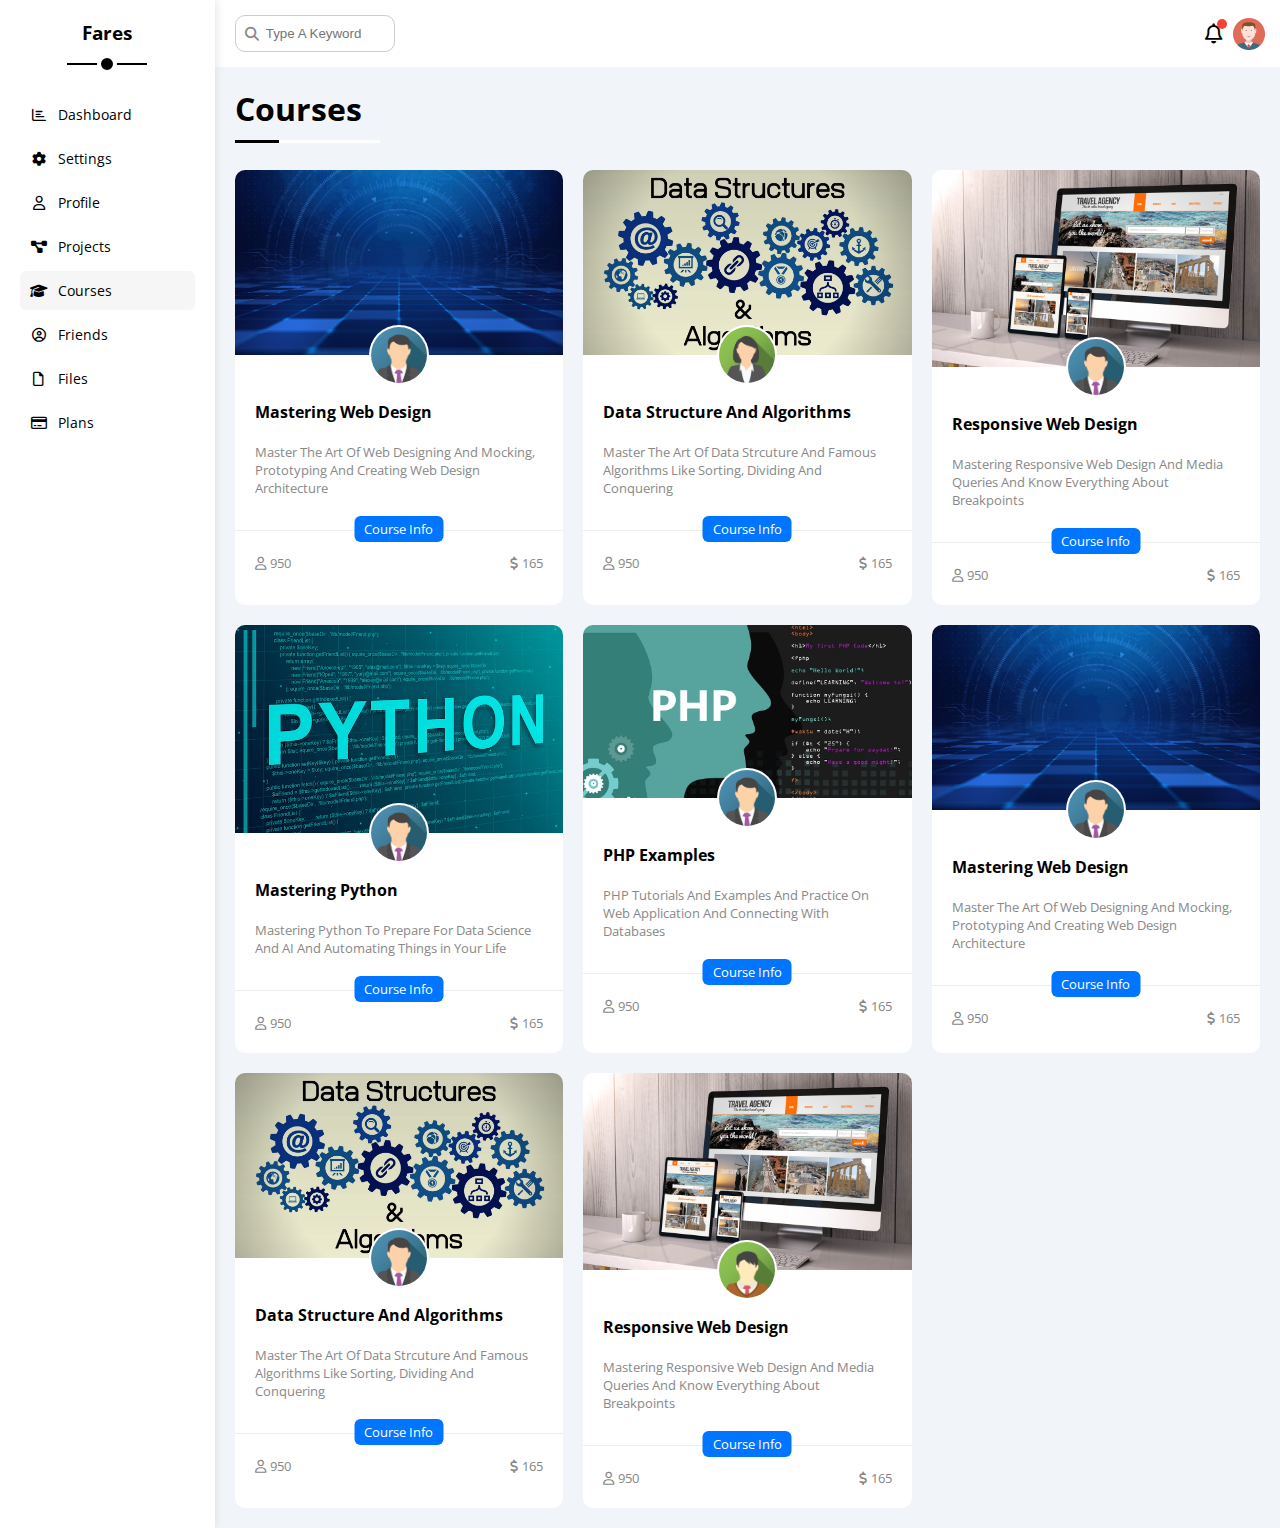
<file: courses.html>
<!DOCTYPE html>
<html lang="en">

<head>
    <meta charset="UTF-8" />
    <meta http-equiv="X-UA-Compatible" content="IE=edge" />
    <meta name="viewport" content="width=device-width, initial-scale=1.0" />
    <link rel="stylesheet" href="css/framework.css">
    <link rel="stylesheet" href="css/master.css">
    <link rel="stylesheet" href="css/all.min.css">
    <title>Courses</title>
    <link rel="website icon" href="images/istockphoto-1212214040-1024x1024-removebg-preview.png">
</head>

<body>
    <div class="page d-flex">
        <div class="sidebar  p-20   bg-white p-relative">
            <h3 class="p-relative text-c mt-0">Fares</h3>
            <ul>
                <li>
                    <a class=" d-flex align-center fs-14 c-black rad-6 p-10" href="index.html">
                        <i class="fa-regular fa-chart-bar fa-fw"></i>
                        <span>Dashboard</span>
                    </a>
                </li>
                <li>
                    <a class="  d-flex align-center fs-14 c-black rad-6 p-10" href="settings.html">
                        <i class="fa-solid fa-gear fa-fw"></i>
                        <span>Settings</span>
                    </a>
                </li>
                <li>
                    <a class="d-flex  align-center fs-14 c-black rad-6 p-10" href="profile.html">
                        <i class="fa-regular fa-user fa-fw"></i>
                        <span>Profile</span>
                    </a>
                </li>
                <li>
                    <a class="d-flex  align-center fs-14 c-black rad-6 p-10" href="projects.html">
                        <i class="fa-solid fa-diagram-project fa-fw"></i>
                        <span>Projects</span>
                    </a>
                </li>
                <li>
                    <a class="d-flex active align-center fs-14 c-black rad-6 p-10" href="courses.html">
                        <i class="fa-solid fa-graduation-cap fa-fw"></i>
                        <span>Courses</span>
                    </a>
                </li>
                <li>
                    <a class="d-flex align-center fs-14 c-black rad-6 p-10" href="friends.html">
                        <i class="fa-regular fa-circle-user fa-fw"></i>
                        <span>Friends</span>
                    </a>
                </li>
                <li>
                    <a class="d-flex align-center fs-14 c-black rad-6 p-10" href="files.html">
                        <i class="fa-regular fa-file fa-fw"></i>
                        <span>Files</span>
                    </a>
                </li>
                <li>
                    <a class="d-flex align-center fs-14 c-black rad-6 p-10" href="plans.html">
                        <i class="fa-regular fa-credit-card fa-fw"></i>
                        <span>Plans</span>
                    </a>
            </ul>

        </div>
        <div class="content w-full">
            <!-- start head -->
            <div class="head between-flex  bg-white p-15">
                <div class="search p-relative">

                    <input class="p-10 p-relative" type="search" placeholder="Type A Keyword">

                </div>
                <div class="icon d-flex align-center">
                    <span class="notifictions p-relative">
                        <i class="fa-regular fa-bell fa-lg"></i>
                    </span>
                    <img src="images/asset 0.png" alt="">
                </div>
            </div>
            <!-- end head -->
            <h1 class="">Courses</h1>
            <div class="courses-page d-grid gap-20 m-20">
                <div class="box  bg-white p-relative rad-10">
                    <div class="images p-relative">
                        <img class="one" src="images/design-features.jpg" alt="">
                        <img class="two" src="images/asset 13.png" alt="">

                    </div>
                    <div class="info p-20 p-relative">
                        <h4 class="mb-20">Mastering Web Design</h4>
                        <p class="c-grey fs-13 "> Master The Art Of Web Designing And Mocking, Prototyping And Creating Web Design Architecture</p>
                        <div class="button w-fit bg-blue c-white fs-13 btn-shape">Course Info</div>
                    </div>

                    <div class="end between-flex p-20 ">
                        <div class="user ">
                            <i class="fa-regular fa-user c-grey fs-13"></i>
                            <span class="c-grey fs-13  m-0 ">950</span>
                        </div>
                        <div class="price">
                            <i class="fa-solid fa-dollar-sign c-grey fs-13"></i>
                            <span class="c-grey fs-13  m-0 ">165</span>

                        </div>



                    </div>
                </div>


                <div class="box  bg-white p-relative rad-10">
                    <div class="images p-relative">
                        <img class="one" src="images/R.jpg" alt="">
                        <img class="two" src="images/asset 14.png" alt="">

                    </div>
                    <div class="info p-20 p-relative">
                        <h4 class="mb-20">Data Structure And Algorithms</h4>
                        <p class="c-grey fs-13 ">Master The Art Of Data Strcuture And Famous Algorithms Like Sorting, Dividing And Conquering</p>
                        <div class="button w-fit bg-blue c-white fs-13 btn-shape">Course Info</div>
                    </div>

                    <div class="end between-flex p-20 ">
                        <div class="user ">
                            <i class="fa-regular fa-user c-grey fs-13"></i>
                            <span class="c-grey fs-13  m-0 ">950</span>
                        </div>
                        <div class="price">
                            <i class="fa-solid fa-dollar-sign c-grey fs-13"></i>
                            <span class="c-grey fs-13  m-0 ">165</span>

                        </div>



                    </div>
                </div>


                <div class="box  bg-white p-relative rad-10">
                    <div class="images p-relative">
                        <img class="one" src="images/responsive-website-designs.webp" alt="">
                        <img class="two" src="images/asset 13.png" alt="">

                    </div>
                    <div class="info p-20 p-relative">
                        <h4 class="mb-20">Responsive Web Design</h4>
                        <p class="c-grey fs-13 "> Mastering Responsive Web Design And Media Queries And Know Everything About Breakpoints</p>
                        <div class="button w-fit bg-blue c-white fs-13 btn-shape">Course Info</div>
                    </div>

                    <div class="end between-flex p-20 ">
                        <div class="user ">
                            <i class="fa-regular fa-user c-grey fs-13"></i>
                            <span class="c-grey fs-13  m-0 ">950</span>
                        </div>
                        <div class="price">
                            <i class="fa-solid fa-dollar-sign c-grey fs-13"></i>
                            <span class="c-grey fs-13  m-0 ">165</span>

                        </div>



                    </div>
                </div>


                <div class="box  bg-white p-relative rad-10">
                    <div class="images p-relative">
                        <img class="one" src="images/python-programming-code-abstract-technology-background_272306-146.webp" alt="">
                        <img class="two" src="images/asset 13.png" alt="">

                    </div>
                    <div class="info p-20 p-relative">
                        <h4 class="mb-20">Mastering Python</h4>
                        <p class="c-grey fs-13 "> Mastering Python To Prepare For Data Science And AI And Automating Things in Your Life</p>
                        <div class="button w-fit bg-blue c-white fs-13 btn-shape">Course Info</div>
                    </div>

                    <div class="end between-flex p-20 ">
                        <div class="user ">
                            <i class="fa-regular fa-user c-grey fs-13"></i>
                            <span class="c-grey fs-13  m-0 ">950</span>
                        </div>
                        <div class="price">
                            <i class="fa-solid fa-dollar-sign c-grey fs-13"></i>
                            <span class="c-grey fs-13  m-0 ">165</span>

                        </div>



                    </div>
                </div>


                <div class="box  bg-white p-relative rad-10">
                    <div class="images p-relative">
                        <img class="one" src="images/R (1).jpg" alt="">
                        <img class="two" src="images/asset 13.png" alt="">

                    </div>
                    <div class="info p-20 p-relative">
                        <h4 class="mb-20">PHP Examples</h4>
                        <p class="c-grey fs-13 "> PHP Tutorials And Examples And Practice On Web Application And Connecting With Databases</p>
                        <div class="button w-fit bg-blue c-white fs-13 btn-shape">Course Info</div>
                    </div>

                    <div class="end between-flex p-20 ">
                        <div class="user ">
                            <i class="fa-regular fa-user c-grey fs-13"></i>
                            <span class="c-grey fs-13  m-0 ">950</span>
                        </div>
                        <div class="price">
                            <i class="fa-solid fa-dollar-sign c-grey fs-13"></i>
                            <span class="c-grey fs-13  m-0 ">165</span>

                        </div>



                    </div>
                </div>


                <div class="box  bg-white p-relative rad-10">
                    <div class="images p-relative">
                        <img class="one" src="images/design-features.jpg" alt="">
                        <img class="two" src="images/asset 13.png" alt="">

                    </div>
                    <div class="info p-20 p-relative">
                        <h4 class="mb-20">Mastering Web Design</h4>
                        <p class="c-grey fs-13 "> Master The Art Of Web Designing And Mocking, Prototyping And Creating Web Design Architecture</p>
                        <div class="button w-fit bg-blue c-white fs-13 btn-shape">Course Info</div>
                    </div>

                    <div class="end between-flex p-20 ">
                        <div class="user ">
                            <i class="fa-regular fa-user c-grey fs-13"></i>
                            <span class="c-grey fs-13  m-0 ">950</span>
                        </div>
                        <div class="price">
                            <i class="fa-solid fa-dollar-sign c-grey fs-13"></i>
                            <span class="c-grey fs-13  m-0 ">165</span>

                        </div>



                    </div>
                </div>


                <div class="box  bg-white p-relative rad-10">
                    <div class="images p-relative">
                        <img class="one" src="images/R.jpg" alt="">
                        <img class="two" src="images/asset 13.png" alt="">

                    </div>
                    <div class="info p-20 p-relative">
                        <h4 class="mb-20">Data Structure And Algorithms</h4>
                        <p class="c-grey fs-13 ">Master The Art Of Data Strcuture And Famous Algorithms Like Sorting, Dividing And Conquering</p>
                        <div class="button w-fit bg-blue c-white fs-13 btn-shape">Course Info</div>
                    </div>

                    <div class="end between-flex p-20 ">
                        <div class="user ">
                            <i class="fa-regular fa-user c-grey fs-13"></i>
                            <span class="c-grey fs-13  m-0 ">950</span>
                        </div>
                        <div class="price">
                            <i class="fa-solid fa-dollar-sign c-grey fs-13"></i>
                            <span class="c-grey fs-13  m-0 ">165</span>

                        </div>



                    </div>
                </div>


                <div class="box  bg-white p-relative rad-10">
                    <div class="images p-relative">
                        <img class="one" src="images/responsive-website-designs.webp" alt="">
                        <img class="two" src="images/asset 15.png" alt="">

                    </div>
                    <div class="info p-20 p-relative">
                        <h4 class="mb-20">Responsive Web Design</h4>
                        <p class="c-grey fs-13 "> Mastering Responsive Web Design And Media Queries And Know Everything About Breakpoints</p>
                        <div class="button w-fit bg-blue c-white fs-13 btn-shape">Course Info</div>
                    </div>

                    <div class="end between-flex p-20 ">
                        <div class="user ">
                            <i class="fa-regular fa-user c-grey fs-13"></i>
                            <span class="c-grey fs-13  m-0 ">950</span>
                        </div>
                        <div class="price">
                            <i class="fa-solid fa-dollar-sign c-grey fs-13"></i>
                            <span class="c-grey fs-13  m-0 ">165</span>

                        </div>



                    </div>
                </div>









            </div>







        </div>


</body>

</html>
</file>
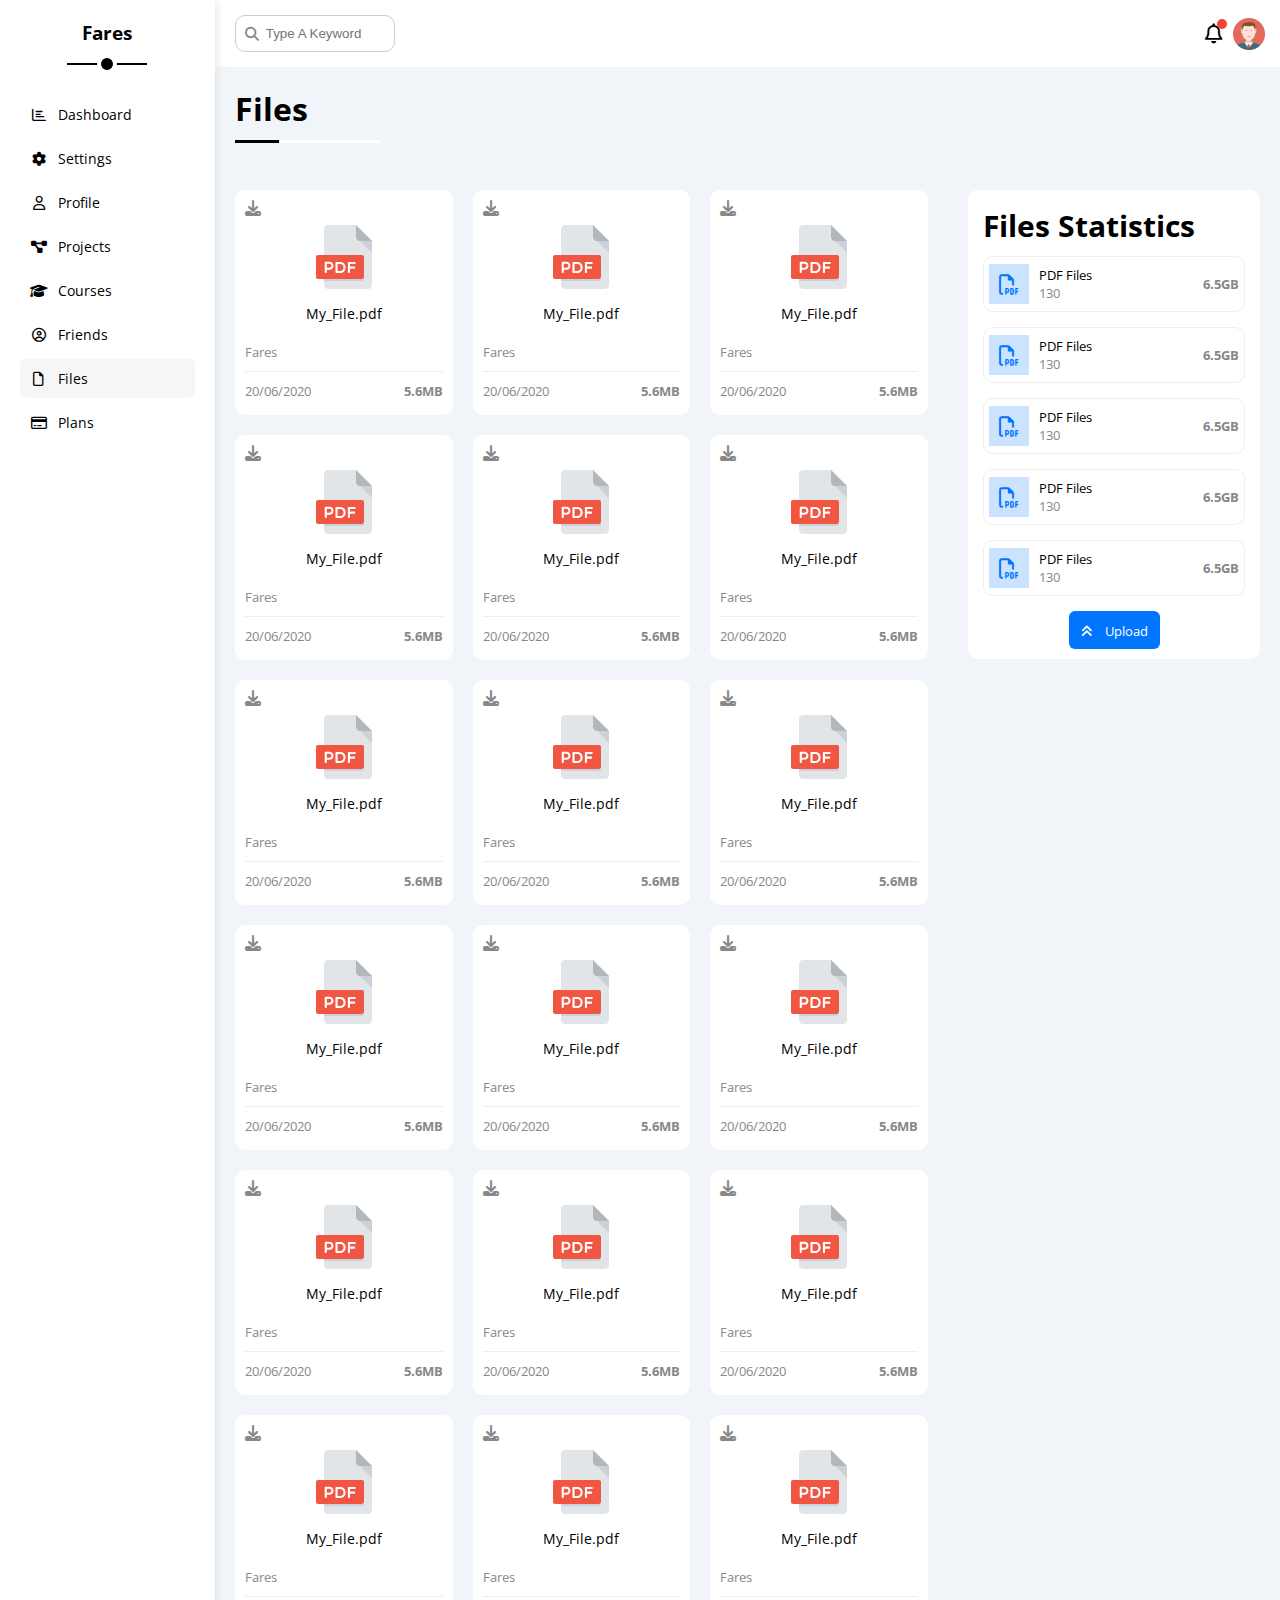
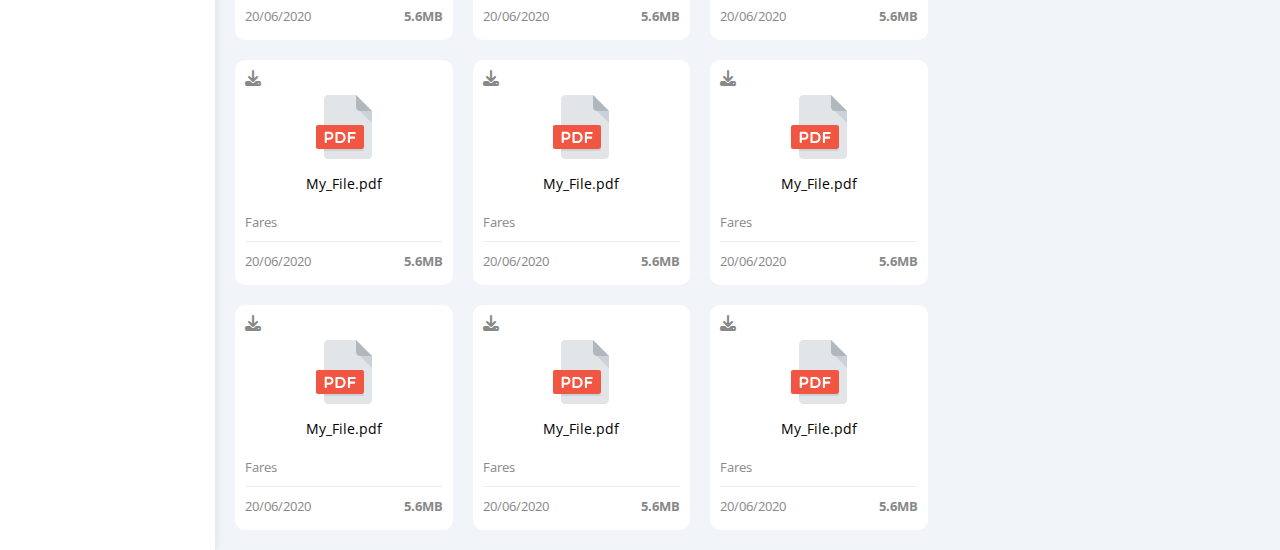
<file: files.html>
<!DOCTYPE html>
<html lang="en">

<head>
    <meta charset="UTF-8" />
    <meta http-equiv="X-UA-Compatible" content="IE=edge" />
    <meta name="viewport" content="width=device-width, initial-scale=1.0" />
    <link rel="stylesheet" href="css/framework.css">
    <link rel="stylesheet" href="css/master.css">
    <link rel="stylesheet" href="css/all.min.css">
    <title>Files</title>
    <link rel="website icon" href="images/istockphoto-1212214040-1024x1024-removebg-preview.png">
</head>

<body>
    <div class="page d-flex">
        <div class="sidebar  p-20   bg-white p-relative">
            <h3 class="p-relative text-c mt-0">Fares</h3>
            <ul>
                <li>
                    <a class=" d-flex align-center fs-14 c-black rad-6 p-10" href="index.html">
                        <i class="fa-regular fa-chart-bar fa-fw"></i>
                        <span>Dashboard</span>
                    </a>
                </li>
                <li>
                    <a class="  d-flex align-center fs-14 c-black rad-6 p-10" href="settings.html">
                        <i class="fa-solid fa-gear fa-fw"></i>
                        <span>Settings</span>
                    </a>
                </li>
                <li>
                    <a class="d-flex  align-center fs-14 c-black rad-6 p-10" href="profile.html">
                        <i class="fa-regular fa-user fa-fw"></i>
                        <span>Profile</span>
                    </a>
                </li>
                <li>
                    <a class="d-flex  align-center fs-14 c-black rad-6 p-10" href="projects.html">
                        <i class="fa-solid fa-diagram-project fa-fw"></i>
                        <span>Projects</span>
                    </a>
                </li>
                <li>
                    <a class="d-flex  align-center fs-14 c-black rad-6 p-10" href="courses.html">
                        <i class="fa-solid fa-graduation-cap fa-fw"></i>
                        <span>Courses</span>
                    </a>
                </li>
                <li>
                    <a class="d-flex  align-center fs-14 c-black rad-6 p-10" href="friends.html">
                        <i class="fa-regular fa-circle-user fa-fw"></i>
                        <span>Friends</span>
                    </a>
                </li>
                <li>
                    <a class="d-flex active align-center fs-14 c-black rad-6 p-10" href="files.html">
                        <i class="fa-regular fa-file fa-fw"></i>
                        <span>Files</span>
                    </a>
                </li>
                <li>
                    <a class="d-flex align-center fs-14 c-black rad-6 p-10" href="plans.html">
                        <i class="fa-regular fa-credit-card fa-fw"></i>
                        <span>Plans</span>
                    </a>
            </ul>

        </div>
        <div class="content w-full">
            <!-- start head -->
            <div class="head between-flex  bg-white p-15">
                <div class="search p-relative">

                    <input class="p-10 p-relative" type="search" placeholder="Type A Keyword">

                </div>
                <div class="icon d-flex align-center">
                    <span class="notifictions p-relative">
                        <i class="fa-regular fa-bell fa-lg"></i>
                    </span>
                    <img src="images/asset 0.png" alt="">
                </div>
            </div>
            <!-- end head -->
            <h1 class="">Files</h1>
            <div class="file-page d-flex  ">
                <div class="files d-grid gap-20 m-20 ">

                    <div class="box   bg-white rad-10  p-relative">
                        <i class="fa-solid fa-download c-grey p-absolute"></i>
                        <div class="image text-c">
                            <img src="images/pdf.svg" alt="">
                            <p class="fs-14 mt-10">My_File.pdf </p>

                        </div>
                        <p class="c-grey fs-13 mb-10">Fares</p>

                        <div class="end between-flex ">
                            <p class="c-grey fs-13 m-0">20/06/2020</p>
                            <p class="c-grey fs-13 m-0">5.6MB</p>

                        </div>

                    </div>
                    <div class="box   bg-white rad-10  p-relative">
                        <i class="fa-solid fa-download c-grey p-absolute"></i>
                        <div class="image text-c">
                            <img src="images/pdf.svg" alt="">
                            <p class="fs-14 mt-10">My_File.pdf </p>

                        </div>
                        <p class="c-grey fs-13 mb-10">Fares</p>

                        <div class="end between-flex ">
                            <p class="c-grey fs-13 m-0">20/06/2020</p>
                            <p class="c-grey fs-13 m-0">5.6MB</p>

                        </div>

                    </div>
                    <div class="box   bg-white rad-10  p-relative">
                        <i class="fa-solid fa-download c-grey p-absolute"></i>
                        <div class="image text-c">
                            <img src="images/pdf.svg" alt="">
                            <p class="fs-14 mt-10">My_File.pdf </p>

                        </div>
                        <p class="c-grey fs-13 mb-10">Fares</p>

                        <div class="end between-flex ">
                            <p class="c-grey fs-13 m-0">20/06/2020</p>
                            <p class="c-grey fs-13 m-0">5.6MB</p>

                        </div>

                    </div>
                    <div class="box   bg-white rad-10  p-relative">
                        <i class="fa-solid fa-download c-grey p-absolute"></i>
                        <div class="image text-c">
                            <img src="images/pdf.svg" alt="">
                            <p class="fs-14 mt-10">My_File.pdf </p>

                        </div>
                        <p class="c-grey fs-13 mb-10">Fares</p>

                        <div class="end between-flex ">
                            <p class="c-grey fs-13 m-0">20/06/2020</p>
                            <p class="c-grey fs-13 m-0">5.6MB</p>

                        </div>

                    </div>
                    <div class="box   bg-white rad-10  p-relative">
                        <i class="fa-solid fa-download c-grey p-absolute"></i>
                        <div class="image text-c">
                            <img src="images/pdf.svg" alt="">
                            <p class="fs-14 mt-10">My_File.pdf </p>

                        </div>
                        <p class="c-grey fs-13 mb-10">Fares</p>

                        <div class="end between-flex ">
                            <p class="c-grey fs-13 m-0">20/06/2020</p>
                            <p class="c-grey fs-13 m-0">5.6MB</p>

                        </div>

                    </div>
                    <div class="box   bg-white rad-10  p-relative">
                        <i class="fa-solid fa-download c-grey p-absolute"></i>
                        <div class="image text-c">
                            <img src="images/pdf.svg" alt="">
                            <p class="fs-14 mt-10">My_File.pdf </p>

                        </div>
                        <p class="c-grey fs-13 mb-10">Fares</p>

                        <div class="end between-flex ">
                            <p class="c-grey fs-13 m-0">20/06/2020</p>
                            <p class="c-grey fs-13 m-0">5.6MB</p>

                        </div>

                    </div>
                    <div class="box   bg-white rad-10  p-relative">
                        <i class="fa-solid fa-download c-grey p-absolute"></i>
                        <div class="image text-c">
                            <img src="images/pdf.svg" alt="">
                            <p class="fs-14 mt-10">My_File.pdf </p>

                        </div>
                        <p class="c-grey fs-13 mb-10">Fares</p>

                        <div class="end between-flex ">
                            <p class="c-grey fs-13 m-0">20/06/2020</p>
                            <p class="c-grey fs-13 m-0">5.6MB</p>

                        </div>

                    </div>
                    <div class="box   bg-white rad-10  p-relative">
                        <i class="fa-solid fa-download c-grey p-absolute"></i>
                        <div class="image text-c">
                            <img src="images/pdf.svg" alt="">
                            <p class="fs-14 mt-10">My_File.pdf </p>

                        </div>
                        <p class="c-grey fs-13 mb-10">Fares</p>

                        <div class="end between-flex ">
                            <p class="c-grey fs-13 m-0">20/06/2020</p>
                            <p class="c-grey fs-13 m-0">5.6MB</p>

                        </div>

                    </div>
                    <div class="box   bg-white rad-10  p-relative">
                        <i class="fa-solid fa-download c-grey p-absolute"></i>
                        <div class="image text-c">
                            <img src="images/pdf.svg" alt="">
                            <p class="fs-14 mt-10">My_File.pdf </p>

                        </div>
                        <p class="c-grey fs-13 mb-10">Fares</p>

                        <div class="end between-flex ">
                            <p class="c-grey fs-13 m-0">20/06/2020</p>
                            <p class="c-grey fs-13 m-0">5.6MB</p>

                        </div>

                    </div>
                    <div class="box   bg-white rad-10  p-relative">
                        <i class="fa-solid fa-download c-grey p-absolute"></i>
                        <div class="image text-c">
                            <img src="images/pdf.svg" alt="">
                            <p class="fs-14 mt-10">My_File.pdf </p>

                        </div>
                        <p class="c-grey fs-13 mb-10">Fares</p>

                        <div class="end between-flex ">
                            <p class="c-grey fs-13 m-0">20/06/2020</p>
                            <p class="c-grey fs-13 m-0">5.6MB</p>

                        </div>

                    </div>
                    <div class="box   bg-white rad-10  p-relative">
                        <i class="fa-solid fa-download c-grey p-absolute"></i>
                        <div class="image text-c">
                            <img src="images/pdf.svg" alt="">
                            <p class="fs-14 mt-10">My_File.pdf </p>

                        </div>
                        <p class="c-grey fs-13 mb-10">Fares</p>

                        <div class="end between-flex ">
                            <p class="c-grey fs-13 m-0">20/06/2020</p>
                            <p class="c-grey fs-13 m-0">5.6MB</p>

                        </div>

                    </div>
                    <div class="box   bg-white rad-10  p-relative">
                        <i class="fa-solid fa-download c-grey p-absolute"></i>
                        <div class="image text-c">
                            <img src="images/pdf.svg" alt="">
                            <p class="fs-14 mt-10">My_File.pdf </p>

                        </div>
                        <p class="c-grey fs-13 mb-10">Fares</p>

                        <div class="end between-flex ">
                            <p class="c-grey fs-13 m-0">20/06/2020</p>
                            <p class="c-grey fs-13 m-0">5.6MB</p>

                        </div>

                    </div>
                    <div class="box   bg-white rad-10  p-relative">
                        <i class="fa-solid fa-download c-grey p-absolute"></i>
                        <div class="image text-c">
                            <img src="images/pdf.svg" alt="">
                            <p class="fs-14 mt-10">My_File.pdf </p>

                        </div>
                        <p class="c-grey fs-13 mb-10">Fares</p>

                        <div class="end between-flex ">
                            <p class="c-grey fs-13 m-0">20/06/2020</p>
                            <p class="c-grey fs-13 m-0">5.6MB</p>

                        </div>

                    </div>
                    <div class="box   bg-white rad-10  p-relative">
                        <i class="fa-solid fa-download c-grey p-absolute"></i>
                        <div class="image text-c">
                            <img src="images/pdf.svg" alt="">
                            <p class="fs-14 mt-10">My_File.pdf </p>

                        </div>
                        <p class="c-grey fs-13 mb-10">Fares</p>

                        <div class="end between-flex ">
                            <p class="c-grey fs-13 m-0">20/06/2020</p>
                            <p class="c-grey fs-13 m-0">5.6MB</p>

                        </div>

                    </div>
                    <div class="box   bg-white rad-10  p-relative">
                        <i class="fa-solid fa-download c-grey p-absolute"></i>
                        <div class="image text-c">
                            <img src="images/pdf.svg" alt="">
                            <p class="fs-14 mt-10">My_File.pdf </p>

                        </div>
                        <p class="c-grey fs-13 mb-10">Fares</p>

                        <div class="end between-flex ">
                            <p class="c-grey fs-13 m-0">20/06/2020</p>
                            <p class="c-grey fs-13 m-0">5.6MB</p>

                        </div>

                    </div>
                    <div class="box   bg-white rad-10  p-relative">
                        <i class="fa-solid fa-download c-grey p-absolute"></i>
                        <div class="image text-c">
                            <img src="images/pdf.svg" alt="">
                            <p class="fs-14 mt-10">My_File.pdf </p>

                        </div>
                        <p class="c-grey fs-13 mb-10">Fares</p>

                        <div class="end between-flex ">
                            <p class="c-grey fs-13 m-0">20/06/2020</p>
                            <p class="c-grey fs-13 m-0">5.6MB</p>

                        </div>

                    </div>
                    <div class="box   bg-white rad-10  p-relative">
                        <i class="fa-solid fa-download c-grey p-absolute"></i>
                        <div class="image text-c">
                            <img src="images/pdf.svg" alt="">
                            <p class="fs-14 mt-10">My_File.pdf </p>

                        </div>
                        <p class="c-grey fs-13 mb-10">Fares</p>

                        <div class="end between-flex ">
                            <p class="c-grey fs-13 m-0">20/06/2020</p>
                            <p class="c-grey fs-13 m-0">5.6MB</p>

                        </div>

                    </div>
                    <div class="box   bg-white rad-10  p-relative">
                        <i class="fa-solid fa-download c-grey p-absolute"></i>
                        <div class="image text-c">
                            <img src="images/pdf.svg" alt="">
                            <p class="fs-14 mt-10">My_File.pdf </p>

                        </div>
                        <p class="c-grey fs-13 mb-10">Fares</p>

                        <div class="end between-flex ">
                            <p class="c-grey fs-13 m-0">20/06/2020</p>
                            <p class="c-grey fs-13 m-0">5.6MB</p>

                        </div>

                    </div>
                    <div class="box   bg-white rad-10  p-relative">
                        <i class="fa-solid fa-download c-grey p-absolute"></i>
                        <div class="image text-c">
                            <img src="images/pdf.svg" alt="">
                            <p class="fs-14 mt-10">My_File.pdf </p>

                        </div>
                        <p class="c-grey fs-13 mb-10">Fares</p>

                        <div class="end between-flex ">
                            <p class="c-grey fs-13 m-0">20/06/2020</p>
                            <p class="c-grey fs-13 m-0">5.6MB</p>

                        </div>

                    </div>
                    <div class="box   bg-white rad-10  p-relative">
                        <i class="fa-solid fa-download c-grey p-absolute"></i>
                        <div class="image text-c">
                            <img src="images/pdf.svg" alt="">
                            <p class="fs-14 mt-10">My_File.pdf </p>

                        </div>
                        <p class="c-grey fs-13 mb-10">Fares</p>

                        <div class="end between-flex ">
                            <p class="c-grey fs-13 m-0">20/06/2020</p>
                            <p class="c-grey fs-13 m-0">5.6MB</p>

                        </div>

                    </div>
                    <div class="box   bg-white rad-10  p-relative">
                        <i class="fa-solid fa-download c-grey p-absolute"></i>
                        <div class="image text-c">
                            <img src="images/pdf.svg" alt="">
                            <p class="fs-14 mt-10">My_File.pdf </p>

                        </div>
                        <p class="c-grey fs-13 mb-10">Fares</p>

                        <div class="end between-flex ">
                            <p class="c-grey fs-13 m-0">20/06/2020</p>
                            <p class="c-grey fs-13 m-0">5.6MB</p>

                        </div>

                    </div>
                    <div class="box   bg-white rad-10  p-relative">
                        <i class="fa-solid fa-download c-grey p-absolute"></i>
                        <div class="image text-c">
                            <img src="images/pdf.svg" alt="">
                            <p class="fs-14 mt-10">My_File.pdf </p>

                        </div>
                        <p class="c-grey fs-13 mb-10">Fares</p>

                        <div class="end between-flex ">
                            <p class="c-grey fs-13 m-0">20/06/2020</p>
                            <p class="c-grey fs-13 m-0">5.6MB</p>

                        </div>

                    </div>
                    <div class="box   bg-white rad-10  p-relative">
                        <i class="fa-solid fa-download c-grey p-absolute"></i>
                        <div class="image text-c">
                            <img src="images/pdf.svg" alt="">
                            <p class="fs-14 mt-10">My_File.pdf </p>

                        </div>
                        <p class="c-grey fs-13 mb-10">Fares</p>

                        <div class="end between-flex ">
                            <p class="c-grey fs-13 m-0">20/06/2020</p>
                            <p class="c-grey fs-13 m-0">5.6MB</p>

                        </div>

                    </div>
                    <div class="box   bg-white rad-10  p-relative">
                        <i class="fa-solid fa-download c-grey p-absolute"></i>
                        <div class="image text-c">
                            <img src="images/pdf.svg" alt="">
                            <p class="fs-14 mt-10">My_File.pdf </p>

                        </div>
                        <p class="c-grey fs-13 mb-10">Fares</p>

                        <div class="end between-flex ">
                            <p class="c-grey fs-13 m-0">20/06/2020</p>
                            <p class="c-grey fs-13 m-0">5.6MB</p>

                        </div>

                    </div>

                </div>
                <div class="files-stat bg-white rad-10  m-20  ">
                    <h3 class=" ">Files Statistics</h3>

                    <div class="row between-flex ">
                        <div class="container align-center d-flex ">
                            <i class="fa-regular fa-file-pdf fa-lg blue center-flex c-blue icon mr-10"></i>
                            <div>
                                <p class="fs-13 m-0">PDF Files</p>
                                <p class="fs-13 m-0 c-grey">130</p>
                            </div>
                        </div>

                        <p class=" c-grey fs-13 "> 6.5GB</p>

                    </div>

                    <div class="row between-flex ">
                        <div class="container align-center d-flex ">
                            <i class="fa-regular fa-file-pdf fa-lg blue center-flex c-blue icon mr-10"></i>
                            <div>
                                <p class="fs-13 m-0">PDF Files</p>
                                <p class="fs-13 m-0 c-grey">130</p>
                            </div>
                        </div>

                        <p class=" c-grey fs-13 "> 6.5GB</p>

                    </div>

                    <div class="row between-flex ">
                        <div class="container align-center d-flex ">
                            <i class="fa-regular fa-file-pdf fa-lg blue center-flex c-blue icon mr-10"></i>
                            <div>
                                <p class="fs-13 m-0">PDF Files</p>
                                <p class="fs-13 m-0 c-grey">130</p>
                            </div>
                        </div>

                        <p class=" c-grey fs-13 "> 6.5GB</p>

                    </div>
                    <div class="row between-flex ">
                        <div class="container align-center d-flex ">
                            <i class="fa-regular fa-file-pdf fa-lg blue center-flex c-blue icon mr-10"></i>
                            <div>
                                <p class="fs-13 m-0">PDF Files</p>
                                <p class="fs-13 m-0 c-grey">130</p>
                            </div>
                        </div>

                        <p class=" c-grey fs-13 "> 6.5GB</p>

                    </div>
                    <div class="row between-flex ">
                        <div class="container align-center d-flex ">
                            <i class="fa-regular fa-file-pdf fa-lg blue center-flex c-blue icon mr-10"></i>
                            <div>
                                <p class="fs-13 m-0">PDF Files</p>
                                <p class="fs-13 m-0 c-grey">130</p>
                            </div>
                        </div>

                        <p class=" c-grey fs-13 "> 6.5GB</p>

                    </div>


                    <div class="center-flex">
                        <div class="button  c-white bg-blue p-relative ">
                            <i class="fa-solid fa-angles-up icon mr-10 fs-13">
                            <a href="#" class="    c-white fs-13"></i> Upload</a>

                        </div>
                    </div>



                </div>

            </div>










        </div>


</body>

</html>
</file>
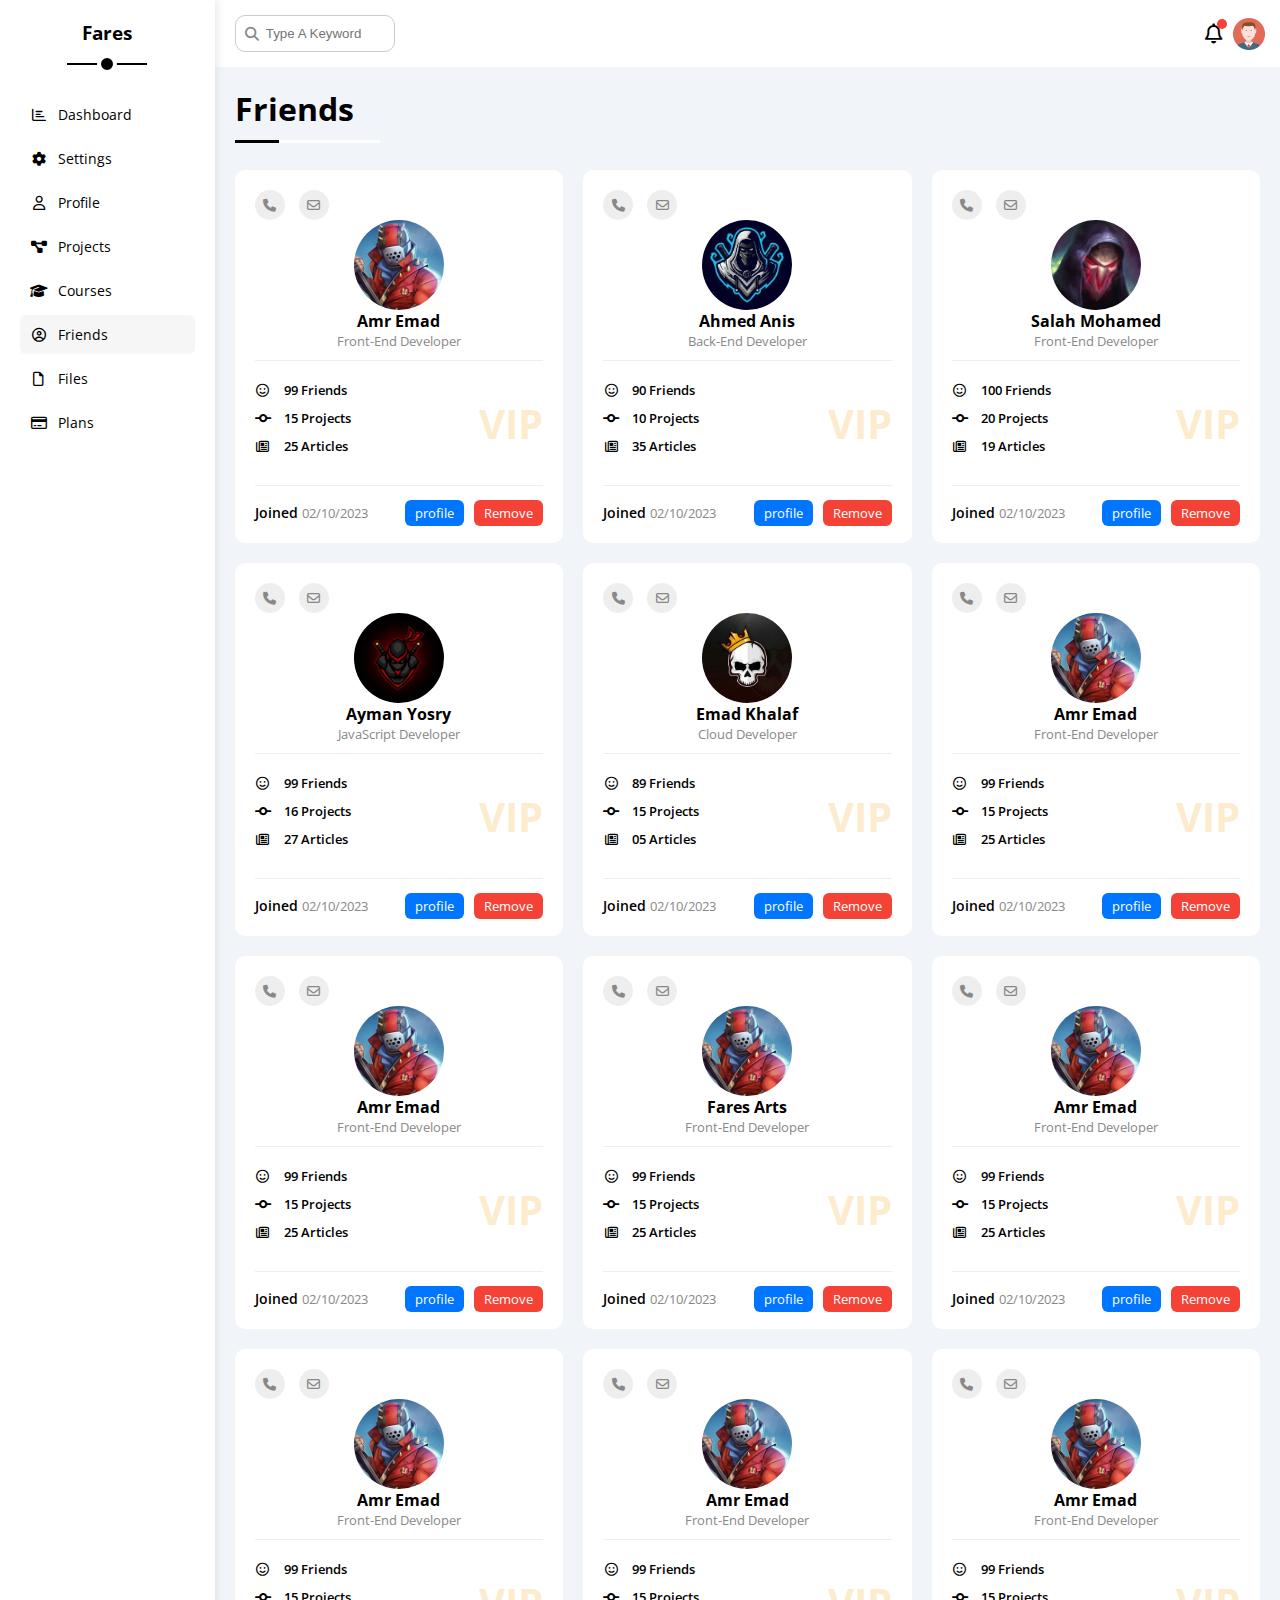
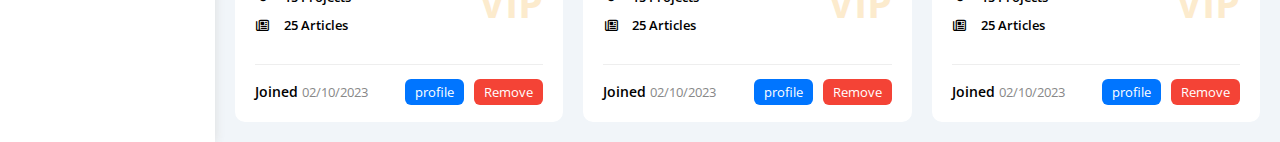
<file: friends.html>
<!DOCTYPE html>
<html lang="en">

<head>
    <meta charset="UTF-8" />
    <meta http-equiv="X-UA-Compatible" content="IE=edge" />
    <meta name="viewport" content="width=device-width, initial-scale=1.0" />
    <link rel="stylesheet" href="css/framework.css">
    <link rel="stylesheet" href="css/master.css">
    <link rel="stylesheet" href="css/all.min.css">
    <title>Friends</title>
    <link rel="website icon" href="images/istockphoto-1212214040-1024x1024-removebg-preview.png">
</head>

<body>
    <div class="page d-flex">
        <div class="sidebar  p-20   bg-white p-relative">
            <h3 class="p-relative text-c mt-0">Fares</h3>
            <ul>
                <li>
                    <a class=" d-flex align-center fs-14 c-black rad-6 p-10" href="index.html">
                        <i class="fa-regular fa-chart-bar fa-fw"></i>
                        <span>Dashboard</span>
                    </a>
                </li>
                <li>
                    <a class="  d-flex align-center fs-14 c-black rad-6 p-10" href="settings.html">
                        <i class="fa-solid fa-gear fa-fw"></i>
                        <span>Settings</span>
                    </a>
                </li>
                <li>
                    <a class="d-flex  align-center fs-14 c-black rad-6 p-10" href="profile.html">
                        <i class="fa-regular fa-user fa-fw"></i>
                        <span>Profile</span>
                    </a>
                </li>
                <li>
                    <a class="d-flex  align-center fs-14 c-black rad-6 p-10" href="projects.html">
                        <i class="fa-solid fa-diagram-project fa-fw"></i>
                        <span>Projects</span>
                    </a>
                </li>
                <li>
                    <a class="d-flex  align-center fs-14 c-black rad-6 p-10" href="courses.html">
                        <i class="fa-solid fa-graduation-cap fa-fw"></i>
                        <span>Courses</span>
                    </a>
                </li>
                <li>
                    <a class="d-flex active align-center fs-14 c-black rad-6 p-10" href="friends.html">
                        <i class="fa-regular fa-circle-user fa-fw"></i>
                        <span>Friends</span>
                    </a>
                </li>
                <li>
                    <a class="d-flex align-center fs-14 c-black rad-6 p-10" href="files.html">
                        <i class="fa-regular fa-file fa-fw"></i>
                        <span>Files</span>
                    </a>
                </li>
                <li>
                    <a class="d-flex align-center fs-14 c-black rad-6 p-10" href="plans.html">
                        <i class="fa-regular fa-credit-card fa-fw"></i>
                        <span>Plans</span>
                    </a>
            </ul>

        </div>
        <div class="content w-full">
            <!-- start head -->
            <div class="head between-flex  bg-white p-15">
                <div class="search p-relative">

                    <input class="p-10 p-relative" type="search" placeholder="Type A Keyword">

                </div>
                <div class="icon d-flex align-center">
                    <span class="notifictions p-relative">
                        <i class="fa-regular fa-bell fa-lg"></i>
                    </span>
                    <img src="images/asset 0.png" alt="">
                </div>
            </div>
            <!-- end head -->
            <h1 class="">Friends</h1>
            <div class="friends-page d-grid gap-20 m-20">
                <div class="box p-20 bg-white rad-10 ">
                    <div class="head c-grey ">
                        <i class="fa-solid fa-phone bg-eee fs-13"></i>
                        <i class="fa-regular fa-envelope bg-eee fs-13"></i>


                    </div>
                    <div class="information d-flex">
                        <img src="images/friend-01.jpg" alt="">
                        <h4 class="m-0 ">Amr Emad</h4>
                        <p class="c-grey fs-13 m-0">Front-End Developer</p>
                    </div>
                    <div class="info between-flex ">
                        <div class="holder">
                            <div>
                                <i class="fa-regular fa-face-smile fa-fw"></i>
                                <span>99 Friends </span>

                            </div>

                            <div>
                                <i class="fa-solid fa-code-commit fa-fw"></i>
                                <span>15 Projects</span>
                            </div>

                            <div>
                                <i class="fa-regular fa-newspaper fa-fw"></i>
                                <span>25 Articles</span>
                            </div>
                        </div>

                        <span class="vip fw-bold c-orange">VIP</span>



                    </div>
                    <div class="end between-flex">
                        <div class="date">
                            <span class="fs-14   " style="font-weight: 600;">Joined</span>
                            <span class="fs-13 c-grey  ">02/10/2023</span>
                        </div>
                        <div class="link">
                            <span> 
                                <a href="profile.html" class="fs-13 btn-shape bg-blue c-white  mr-10"> profile </a>
                            </span>
                            <span>
                                <a href="#" class=" fs-13 btn-shape bg-red c-white "> Remove</a>
                            </span>
                        </div>

                    </div>





                </div>


                <div class="box p-20 bg-white rad-10 ">
                    <div class="head c-grey ">
                        <i class="fa-solid fa-phone bg-eee fs-13"></i>
                        <i class="fa-regular fa-envelope bg-eee fs-13"></i>


                    </div>
                    <div class="information d-flex">
                        <img src="images/friend-02.jpg" alt="">
                        <h4 class="m-0 ">Ahmed Anis </h4>
                        <p class="c-grey fs-13 m-0">Back-End Developer</p>
                    </div>
                    <div class="info between-flex ">
                        <div class="holder">
                            <div>
                                <i class="fa-regular fa-face-smile fa-fw"></i>
                                <span>90 Friends</span>

                            </div>

                            <div>
                                <i class="fa-solid fa-code-commit fa-fw"></i>
                                <span>10 Projects</span>
                            </div>

                            <div>
                                <i class="fa-regular fa-newspaper fa-fw"></i>
                                <span>35 Articles</span>
                            </div>
                        </div>

                        <span class="vip fw-bold c-orange">VIP</span>



                    </div>
                    <div class="end between-flex">
                        <div class="date">
                            <span class="fs-14   " style="font-weight: 600;">Joined</span>
                            <span class="fs-13 c-grey  ">02/10/2023</span>
                        </div>
                        <div class="link">
                            <span> 
                                <a href="profile.html" class="fs-13 btn-shape bg-blue c-white  mr-10"> profile </a>
                            </span>
                            <span>
                                <a href="#" class=" fs-13 btn-shape bg-red c-white "> Remove</a>
                            </span>
                        </div>

                    </div>





                </div>

                <div class="box p-20 bg-white rad-10 ">
                    <div class="head c-grey ">
                        <i class="fa-solid fa-phone bg-eee fs-13"></i>
                        <i class="fa-regular fa-envelope bg-eee fs-13"></i>


                    </div>
                    <div class="information d-flex">
                        <img src="images/friend-03.jpg" alt="">
                        <h4 class="m-0 ">Salah Mohamed</h4>
                        <p class="c-grey fs-13 m-0">Front-End Developer</p>
                    </div>
                    <div class="info between-flex ">
                        <div class="holder">
                            <div>
                                <i class="fa-regular fa-face-smile fa-fw"></i>
                                <span>100 Friends</span>

                            </div>

                            <div>
                                <i class="fa-solid fa-code-commit fa-fw"></i>
                                <span>20 Projects</span>
                            </div>

                            <div>
                                <i class="fa-regular fa-newspaper fa-fw"></i>
                                <span>19 Articles</span>
                            </div>
                        </div>

                        <span class="vip fw-bold c-orange">VIP</span>



                    </div>
                    <div class="end between-flex">
                        <div class="date">
                            <span class="fs-14   " style="font-weight: 600;">Joined</span>
                            <span class="fs-13 c-grey  ">02/10/2023</span>
                        </div>
                        <div class="link">
                            <span> 
                                <a href="profile.html" class="fs-13 btn-shape bg-blue c-white  mr-10"> profile </a>
                            </span>
                            <span>
                                <a href="#" class=" fs-13 btn-shape bg-red c-white "> Remove</a>
                            </span>
                        </div>

                    </div>





                </div>

                <div class="box p-20 bg-white rad-10 ">
                    <div class="head c-grey ">
                        <i class="fa-solid fa-phone bg-eee fs-13"></i>
                        <i class="fa-regular fa-envelope bg-eee fs-13"></i>


                    </div>
                    <div class="information d-flex">
                        <img src="images/friend-04.jpg" alt="">
                        <h4 class="m-0 ">Ayman Yosry</h4>
                        <p class="c-grey fs-13 m-0">JavaScript Developer</p>
                    </div>
                    <div class="info between-flex ">
                        <div class="holder">
                            <div>
                                <i class="fa-regular fa-face-smile fa-fw"></i>
                                <span>99 Friends</span>

                            </div>

                            <div>
                                <i class="fa-solid fa-code-commit fa-fw"></i>
                                <span>16 Projects</span>
                            </div>

                            <div>
                                <i class="fa-regular fa-newspaper fa-fw"></i>
                                <span>27 Articles</span>
                            </div>
                        </div>

                        <span class="vip fw-bold c-orange">VIP</span>



                    </div>
                    <div class="end between-flex">
                        <div class="date">
                            <span class="fs-14   " style="font-weight: 600;">Joined</span>
                            <span class="fs-13 c-grey  ">02/10/2023</span>
                        </div>
                        <div class="link">
                            <span> 
                                <a href="profile.html" class="fs-13 btn-shape bg-blue c-white  mr-10"> profile </a>
                            </span>
                            <span>
                                <a href="#" class=" fs-13 btn-shape bg-red c-white "> Remove</a>
                            </span>
                        </div>

                    </div>





                </div>

                <div class="box p-20 bg-white rad-10 ">
                    <div class="head c-grey ">
                        <i class="fa-solid fa-phone bg-eee fs-13"></i>
                        <i class="fa-regular fa-envelope bg-eee fs-13"></i>


                    </div>
                    <div class="information d-flex">
                        <img src="images/friend-05.jpg" alt="">
                        <h4 class="m-0 "> Emad Khalaf</h4>
                        <p class="c-grey fs-13 m-0">Cloud Developer</p>
                    </div>
                    <div class="info between-flex ">
                        <div class="holder">
                            <div>
                                <i class="fa-regular fa-face-smile fa-fw"></i>
                                <span>89 Friends</span>

                            </div>

                            <div>
                                <i class="fa-solid fa-code-commit fa-fw"></i>
                                <span>15 Projects</span>
                            </div>

                            <div>
                                <i class="fa-regular fa-newspaper fa-fw"></i>
                                <span>05 Articles</span>
                            </div>
                        </div>

                        <span class="vip fw-bold c-orange">VIP</span>



                    </div>
                    <div class="end between-flex">
                        <div class="date">
                            <span class="fs-14   " style="font-weight: 600;">Joined</span>
                            <span class="fs-13 c-grey  ">02/10/2023</span>
                        </div>
                        <div class="link">
                            <span> 
                                <a href="profile.html" class="fs-13 btn-shape bg-blue c-white  mr-10"> profile </a>
                            </span>
                            <span>
                                <a href="#" class=" fs-13 btn-shape bg-red c-white "> Remove</a>
                            </span>
                        </div>

                    </div>





                </div>

                <div class="box p-20 bg-white rad-10 ">
                    <div class="head c-grey ">
                        <i class="fa-solid fa-phone bg-eee fs-13"></i>
                        <i class="fa-regular fa-envelope bg-eee fs-13"></i>


                    </div>
                    <div class="information d-flex">
                        <img src="images/friend-01.jpg" alt="">
                        <h4 class="m-0 ">Amr Emad</h4>
                        <p class="c-grey fs-13 m-0">Front-End Developer</p>
                    </div>
                    <div class="info between-flex ">
                        <div class="holder">
                            <div>
                                <i class="fa-regular fa-face-smile fa-fw"></i>
                                <span>99 Friends</span>

                            </div>

                            <div>
                                <i class="fa-solid fa-code-commit fa-fw"></i>
                                <span>15 Projects</span>
                            </div>

                            <div>
                                <i class="fa-regular fa-newspaper fa-fw"></i>
                                <span>25 Articles</span>
                            </div>
                        </div>

                        <span class="vip fw-bold c-orange">VIP</span>



                    </div>
                    <div class="end between-flex">
                        <div class="date">
                            <span class="fs-14   " style="font-weight: 600;">Joined</span>
                            <span class="fs-13 c-grey  ">02/10/2023</span>
                        </div>
                        <div class="link">
                            <span> 
                                <a href="profile.html" class="fs-13 btn-shape bg-blue c-white  mr-10"> profile </a>
                            </span>
                            <span>
                                <a href="#" class=" fs-13 btn-shape bg-red c-white "> Remove</a>
                            </span>
                        </div>

                    </div>





                </div>

                <div class="box p-20 bg-white rad-10 ">
                    <div class="head c-grey ">
                        <i class="fa-solid fa-phone bg-eee fs-13"></i>
                        <i class="fa-regular fa-envelope bg-eee fs-13"></i>


                    </div>
                    <div class="information d-flex">
                        <img src="images/friend-01.jpg" alt="">
                        <h4 class="m-0 ">Amr Emad</h4>
                        <p class="c-grey fs-13 m-0">Front-End Developer</p>
                    </div>
                    <div class="info between-flex ">
                        <div class="holder">
                            <div>
                                <i class="fa-regular fa-face-smile fa-fw"></i>
                                <span>99 Friends</span>

                            </div>

                            <div>
                                <i class="fa-solid fa-code-commit fa-fw"></i>
                                <span>15 Projects</span>
                            </div>

                            <div>
                                <i class="fa-regular fa-newspaper fa-fw"></i>
                                <span>25 Articles</span>
                            </div>
                        </div>

                        <span class="vip fw-bold c-orange">VIP</span>



                    </div>
                    <div class="end between-flex">
                        <div class="date">
                            <span class="fs-14   " style="font-weight: 600;">Joined</span>
                            <span class="fs-13 c-grey  ">02/10/2023</span>
                        </div>
                        <div class="link">
                            <span> 
                                <a href="profile.html" class="fs-13 btn-shape bg-blue c-white  mr-10"> profile </a>
                            </span>
                            <span>
                                <a href="#" class=" fs-13 btn-shape bg-red c-white "> Remove</a>
                            </span>
                        </div>

                    </div>





                </div>

                <div class="box p-20 bg-white rad-10 ">
                    <div class="head c-grey ">
                        <i class="fa-solid fa-phone bg-eee fs-13"></i>
                        <i class="fa-regular fa-envelope bg-eee fs-13"></i>


                    </div>
                    <div class="information d-flex">
                        <img src="images/friend-01.jpg" alt="">
                        <h4 class="m-0 ">Fares Arts</h4>
                        <p class="c-grey fs-13 m-0">Front-End Developer</p>
                    </div>
                    <div class="info between-flex ">
                        <div class="holder">
                            <div>
                                <i class="fa-regular fa-face-smile fa-fw"></i>
                                <span>99 Friends</span>

                            </div>

                            <div>
                                <i class="fa-solid fa-code-commit fa-fw"></i>
                                <span>15 Projects</span>
                            </div>

                            <div>
                                <i class="fa-regular fa-newspaper fa-fw"></i>
                                <span>25 Articles</span>
                            </div>
                        </div>

                        <span class="vip fw-bold c-orange">VIP</span>



                    </div>
                    <div class="end between-flex">
                        <div class="date">
                            <span class="fs-14   " style="font-weight: 600;">Joined</span>
                            <span class="fs-13 c-grey  ">02/10/2023</span>
                        </div>
                        <div class="link">
                            <span> 
                                <a href="profile.html" class="fs-13 btn-shape bg-blue c-white  mr-10"> profile </a>
                            </span>
                            <span>
                                <a href="#" class=" fs-13 btn-shape bg-red c-white "> Remove</a>
                            </span>
                        </div>

                    </div>





                </div>

                <div class="box p-20 bg-white rad-10 ">
                    <div class="head c-grey ">
                        <i class="fa-solid fa-phone bg-eee fs-13"></i>
                        <i class="fa-regular fa-envelope bg-eee fs-13"></i>


                    </div>
                    <div class="information d-flex">
                        <img src="images/friend-01.jpg" alt="">
                        <h4 class="m-0 ">Amr Emad</h4>
                        <p class="c-grey fs-13 m-0">Front-End Developer</p>
                    </div>
                    <div class="info between-flex ">
                        <div class="holder">
                            <div>
                                <i class="fa-regular fa-face-smile fa-fw"></i>
                                <span>99 Friends</span>

                            </div>

                            <div>
                                <i class="fa-solid fa-code-commit fa-fw"></i>
                                <span>15 Projects</span>
                            </div>

                            <div>
                                <i class="fa-regular fa-newspaper fa-fw"></i>
                                <span>25 Articles</span>
                            </div>
                        </div>

                        <span class="vip fw-bold c-orange">VIP</span>



                    </div>
                    <div class="end between-flex">
                        <div class="date">
                            <span class="fs-14   " style="font-weight: 600;">Joined</span>
                            <span class="fs-13 c-grey  ">02/10/2023</span>
                        </div>
                        <div class="link">
                            <span> 
                                <a href="profile.html" class="fs-13 btn-shape bg-blue c-white  mr-10"> profile </a>
                            </span>
                            <span>
                                <a href="#" class=" fs-13 btn-shape bg-red c-white "> Remove</a>
                            </span>
                        </div>

                    </div>





                </div>

                <div class="box p-20 bg-white rad-10 ">
                    <div class="head c-grey ">
                        <i class="fa-solid fa-phone bg-eee fs-13"></i>
                        <i class="fa-regular fa-envelope bg-eee fs-13"></i>


                    </div>
                    <div class="information d-flex">
                        <img src="images/friend-01.jpg" alt="">
                        <h4 class="m-0 ">Amr Emad</h4>
                        <p class="c-grey fs-13 m-0">Front-End Developer</p>
                    </div>
                    <div class="info between-flex ">
                        <div class="holder">
                            <div>
                                <i class="fa-regular fa-face-smile fa-fw"></i>
                                <span>99 Friends</span>

                            </div>

                            <div>
                                <i class="fa-solid fa-code-commit fa-fw"></i>
                                <span>15 Projects</span>
                            </div>

                            <div>
                                <i class="fa-regular fa-newspaper fa-fw"></i>
                                <span>25 Articles</span>
                            </div>
                        </div>

                        <span class="vip fw-bold c-orange">VIP</span>



                    </div>
                    <div class="end between-flex">
                        <div class="date">
                            <span class="fs-14   " style="font-weight: 600;">Joined</span>
                            <span class="fs-13 c-grey  ">02/10/2023</span>
                        </div>
                        <div class="link">
                            <span> 
                                <a href="profile.html" class="fs-13 btn-shape bg-blue c-white  mr-10"> profile </a>
                            </span>
                            <span>
                                <a href="#" class=" fs-13 btn-shape bg-red c-white "> Remove</a>
                            </span>
                        </div>

                    </div>





                </div>

                <div class="box p-20 bg-white rad-10 ">
                    <div class="head c-grey ">
                        <i class="fa-solid fa-phone bg-eee fs-13"></i>
                        <i class="fa-regular fa-envelope bg-eee fs-13"></i>


                    </div>
                    <div class="information d-flex">
                        <img src="images/friend-01.jpg" alt="">
                        <h4 class="m-0 ">Amr Emad</h4>
                        <p class="c-grey fs-13 m-0">Front-End Developer</p>
                    </div>
                    <div class="info between-flex ">
                        <div class="holder">
                            <div>
                                <i class="fa-regular fa-face-smile fa-fw"></i>
                                <span>99 Friends</span>

                            </div>

                            <div>
                                <i class="fa-solid fa-code-commit fa-fw"></i>
                                <span>15 Projects</span>
                            </div>

                            <div>
                                <i class="fa-regular fa-newspaper fa-fw"></i>
                                <span>25 Articles</span>
                            </div>
                        </div>

                        <span class="vip fw-bold c-orange">VIP</span>



                    </div>
                    <div class="end between-flex">
                        <div class="date">
                            <span class="fs-14   " style="font-weight: 600;">Joined</span>
                            <span class="fs-13 c-grey  ">02/10/2023</span>
                        </div>
                        <div class="link">
                            <span> 
                                <a href="profile.html" class="fs-13 btn-shape bg-blue c-white  mr-10"> profile </a>
                            </span>
                            <span>
                                <a href="#" class=" fs-13 btn-shape bg-red c-white "> Remove</a>
                            </span>
                        </div>

                    </div>





                </div>

                <div class="box p-20 bg-white rad-10 ">
                    <div class="head c-grey ">
                        <i class="fa-solid fa-phone bg-eee fs-13"></i>
                        <i class="fa-regular fa-envelope bg-eee fs-13"></i>


                    </div>
                    <div class="information d-flex">
                        <img src="images/friend-01.jpg" alt="">
                        <h4 class="m-0 ">Amr Emad</h4>
                        <p class="c-grey fs-13 m-0">Front-End Developer</p>
                    </div>
                    <div class="info between-flex ">
                        <div class="holder">
                            <div>
                                <i class="fa-regular fa-face-smile fa-fw"></i>
                                <span>99 Friends</span>

                            </div>

                            <div>
                                <i class="fa-solid fa-code-commit fa-fw"></i>
                                <span>15 Projects</span>
                            </div>

                            <div>
                                <i class="fa-regular fa-newspaper fa-fw"></i>
                                <span>25 Articles</span>
                            </div>
                        </div>

                        <span class="vip fw-bold c-orange">VIP</span>



                    </div>
                    <div class="end between-flex">
                        <div class="date">
                            <span class="fs-14   " style="font-weight: 600;">Joined</span>
                            <span class="fs-13 c-grey  ">02/10/2023</span>
                        </div>
                        <div class="link">
                            <span> 
                                <a href="profile.html" class="fs-13 btn-shape bg-blue c-white  mr-10"> profile </a>
                            </span>
                            <span>
                                <a href="#" class=" fs-13 btn-shape bg-red c-white "> Remove</a>
                            </span>
                        </div>

                    </div>





                </div>




            </div>









        </div>


</body>

</html>
</file>
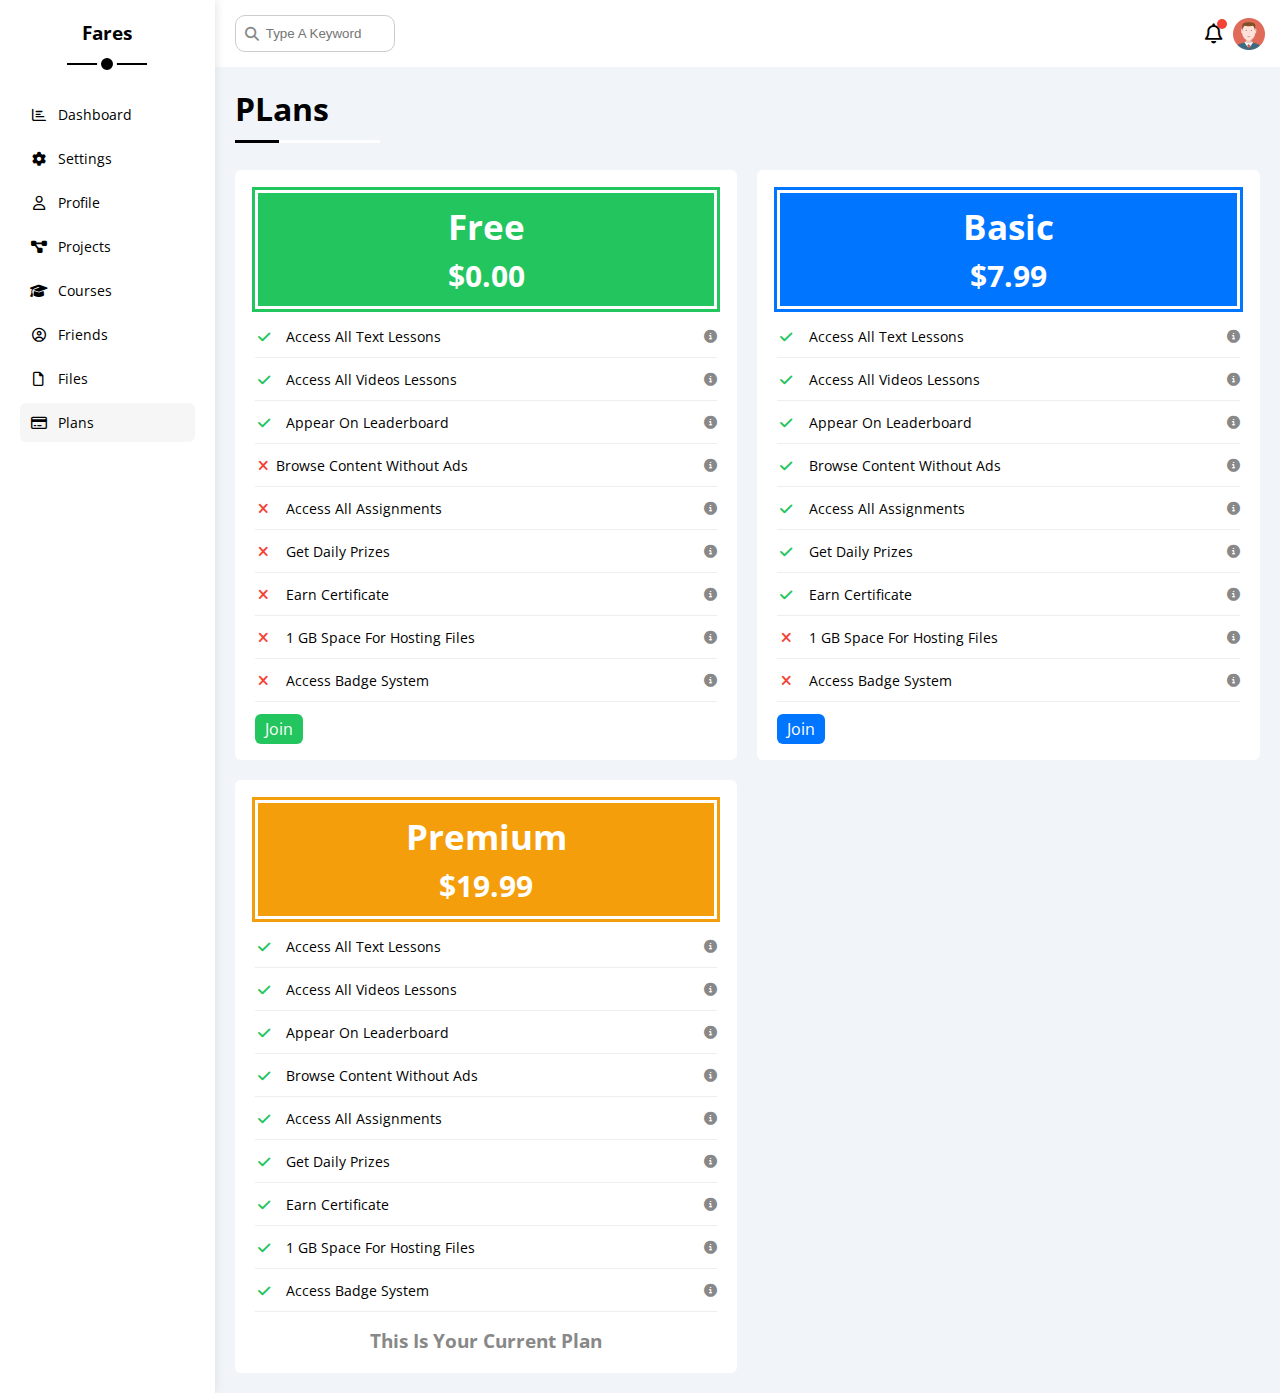
<file: plans.html>
<!DOCTYPE html>
<html lang="en">

<head>
    <meta charset="UTF-8" />
    <meta http-equiv="X-UA-Compatible" content="IE=edge" />
    <meta name="viewport" content="width=device-width, initial-scale=1.0" />
    <link rel="stylesheet" href="css/framework.css">
    <link rel="stylesheet" href="css/master.css">
    <link rel="stylesheet" href="css/all.min.css">
    <title>Plans</title>
    <link rel="website icon" href="images/istockphoto-1212214040-1024x1024-removebg-preview.png">
</head>

<body>
    <div class="page d-flex">
        <div class="sidebar  p-20   bg-white p-relative">
            <h3 class="p-relative text-c mt-0">Fares</h3>
            <ul>
                <li>
                    <a class=" d-flex align-center fs-14 c-black rad-6 p-10" href="index.html">
                        <i class="fa-regular fa-chart-bar fa-fw"></i>
                        <span>Dashboard</span>
                    </a>
                </li>
                <li>
                    <a class="  d-flex align-center fs-14 c-black rad-6 p-10" href="settings.html">
                        <i class="fa-solid fa-gear fa-fw"></i>
                        <span>Settings</span>
                    </a>
                </li>
                <li>
                    <a class="d-flex  align-center fs-14 c-black rad-6 p-10" href="profile.html">
                        <i class="fa-regular fa-user fa-fw"></i>
                        <span>Profile</span>
                    </a>
                </li>
                <li>
                    <a class="d-flex  align-center fs-14 c-black rad-6 p-10" href="projects.html">
                        <i class="fa-solid fa-diagram-project fa-fw"></i>
                        <span>Projects</span>
                    </a>
                </li>
                <li>
                    <a class="d-flex  align-center fs-14 c-black rad-6 p-10" href="courses.html">
                        <i class="fa-solid fa-graduation-cap fa-fw"></i>
                        <span>Courses</span>
                    </a>
                </li>
                <li>
                    <a class="d-flex  align-center fs-14 c-black rad-6 p-10" href="friends.html">
                        <i class="fa-regular fa-circle-user fa-fw"></i>
                        <span>Friends</span>
                    </a>
                </li>
                <li>
                    <a class="d-flex  align-center fs-14 c-black rad-6 p-10" href="files.html">
                        <i class="fa-regular fa-file fa-fw"></i>
                        <span>Files</span>
                    </a>
                </li>
                <li>
                    <a class="d-flex active align-center fs-14 c-black rad-6 p-10" href="plans.html">
                        <i class="fa-regular fa-credit-card fa-fw"></i>
                        <span>Plans</span>
                    </a>
            </ul>

        </div>
        <div class="content w-full">
            <!-- start head -->
            <div class="head between-flex  bg-white p-15">
                <div class="search p-relative">

                    <input class="p-10 p-relative" type="search" placeholder="Type A Keyword">

                </div>
                <div class="icon d-flex align-center">
                    <span class="notifictions p-relative">
                        <i class="fa-regular fa-bell fa-lg"></i>
                    </span>
                    <img src="images/asset 0.png" alt="">
                </div>
            </div>
            <!-- end head -->
            <h1 class="">PLans</h1>
            <div class="plans-page d-grid gap-20 m-20">
                <div class="box free bg-white p-20 rad-6  ">
                    <div class="c-white bg-green title text-c">
                        <h3 class=" m-0">Free</h3>
                        <p>$0.00</p>

                    </div>

                    <ul>
                        <li class=" between-flex">
                            <div>
                                <i class=" c-green fs-14 fa-solid fa-check fa-fw yes mr-10"></i>

                                <span class="fs-14">Access All Text Lessons</span>
                            </div>
                            <i class="fa-solid fa-circle-info help c-grey fs-13"></i>



                        </li>

                        <li class=" between-flex">
                            <div>
                                <i class=" c-green fs-14 fa-solid fa-check fa-fw yes mr-10"></i>

                                <span class="fs-14">Access All Videos Lessons</span>
                            </div>
                            <i class="fa-solid fa-circle-info help c-grey fs-13"></i>



                        </li>
                        <li class=" between-flex">
                            <div>
                                <i class=" c-green fs-14 fa-solid fa-check fa-fw yes mr-10"></i>

                                <span class="fs-14">Appear On Leaderboard</span>
                            </div>
                            <i class="fa-solid fa-circle-info help c-grey fs-13"></i>



                        </li>
                        <li class=" between-flex">
                            <div>
                                <i class="fa-solid fa-xmark fa-fw c-red fs-14 "></i>
                                <span class="fs-14">Browse Content Without Ads</span>
                            </div>
                            <i class="fa-solid fa-circle-info help c-grey fs-13"></i>



                        </li>
                        <li class=" between-flex">
                            <div>
                                <i class="fa-solid fa-xmark fa-fw c-red fs-14 mr-10 "></i>

                                <span class="fs-14">
                                    Access All Assignments</span>
                            </div>
                            <i class="fa-solid fa-circle-info help c-grey fs-13"></i>



                        </li>
                        <li class=" between-flex">
                            <div>
                                <i class="fa-solid fa-xmark fa-fw c-red fs-14 mr-10"></i>

                                <span class="fs-14">
                                    Get Daily Prizes</span>
                            </div>
                            <i class="fa-solid fa-circle-info help c-grey fs-13"></i>



                        </li>
                        <li class=" between-flex">
                            <div>
                                <i class="fa-solid fa-xmark fa-fw c-red fs-14 mr-10"></i>

                                <span class="fs-14">Earn Certificate</span>
                            </div>
                            <i class="fa-solid fa-circle-info help c-grey fs-13"></i>



                        </li>
                        <li class=" between-flex">
                            <div>
                                <i class="fa-solid fa-xmark fa-fw c-red fs-14 mr-10"></i>

                                <span class="fs-14">1 GB Space For Hosting Files</span>
                            </div>
                            <i class="fa-solid fa-circle-info help c-grey fs-13"></i>



                        </li>
                        <li class=" between-flex">
                            <div>
                                <i class="fa-solid fa-xmark fa-fw c-red fs-14 mr-10"></i>

                                <span class="fs-14">
                                    Access Badge System</span>
                            </div>
                            <i class="fa-solid fa-circle-info help c-grey fs-13"></i>



                        </li>
                    </ul>
                    <a href="#" class="bg-green btn-shape c-white ">Join</a>

                </div>




                <div class="box Basic bg-white p-20 rad-6  ">
                    <div class="c-white bg-blue title text-c">
                        <h3 class=" m-0">Basic</h3>
                        <p>$7.99</p>

                    </div>

                    <ul>
                        <li class=" between-flex">
                            <div>
                                <i class=" c-green fs-14 fa-solid fa-check fa-fw yes mr-10"></i>

                                <span class="fs-14">Access All Text Lessons</span>
                            </div>
                            <i class="fa-solid fa-circle-info help c-grey fs-13"></i>



                        </li>

                        <li class=" between-flex">
                            <div>
                                <i class=" c-green fs-14 fa-solid fa-check fa-fw yes mr-10"></i>

                                <span class="fs-14">Access All Videos Lessons</span>
                            </div>
                            <i class="fa-solid fa-circle-info help c-grey fs-13"></i>



                        </li>
                        <li class=" between-flex">
                            <div>
                                <i class=" c-green fs-14 fa-solid fa-check fa-fw yes mr-10"></i>

                                <span class="fs-14">Appear On Leaderboard</span>
                            </div>
                            <i class="fa-solid fa-circle-info help c-grey fs-13"></i>



                        </li>
                        <li class=" between-flex">
                            <div>
                                <i class=" c-green fs-14 fa-solid fa-check fa-fw yes mr-10"></i>
                                <span class="fs-14">Browse Content Without Ads</span>
                            </div>
                            <i class="fa-solid fa-circle-info help c-grey fs-13"></i>



                        </li>
                        <li class=" between-flex">
                            <div>
                                <i class=" c-green fs-14 fa-solid fa-check fa-fw yes mr-10"></i>

                                <span class="fs-14">
                                    Access All Assignments</span>
                            </div>
                            <i class="fa-solid fa-circle-info help c-grey fs-13"></i>



                        </li>
                        <li class=" between-flex">
                            <div>
                                <i class=" c-green fs-14 fa-solid fa-check fa-fw yes mr-10"></i>

                                <span class="fs-14">
                                    Get Daily Prizes</span>
                            </div>
                            <i class="fa-solid fa-circle-info help c-grey fs-13"></i>



                        </li>
                        <li class=" between-flex">
                            <div>
                                <i class=" c-green fs-14 fa-solid fa-check fa-fw yes mr-10"></i>

                                <span class="fs-14">Earn Certificate</span>
                            </div>
                            <i class="fa-solid fa-circle-info help c-grey fs-13"></i>



                        </li>
                        <li class=" between-flex">
                            <div>
                                <i class="fa-solid fa-xmark fa-fw c-red fs-14 mr-10"></i>

                                <span class="fs-14">1 GB Space For Hosting Files</span>
                            </div>
                            <i class="fa-solid fa-circle-info help c-grey fs-13"></i>



                        </li>
                        <li class=" between-flex">
                            <div>
                                <i class="fa-solid fa-xmark fa-fw c-red fs-14 mr-10"></i>

                                <span class="fs-14">
                                    Access Badge System</span>
                            </div>
                            <i class="fa-solid fa-circle-info help c-grey fs-13"></i>



                        </li>
                    </ul>
                    <a href="#" class="bg-blue btn-shape c-white ">Join</a>

                </div>



                <div class="box Premium  bg-white p-20 rad-6  ">
                    <div class="c-white bg-orange title text-c">
                        <h3 class=" m-0">Premium</h3>
                        <p>$19.99</p>

                    </div>

                    <ul>
                        <li class=" between-flex">
                            <div>
                                <i class=" c-green fs-14 fa-solid fa-check fa-fw yes mr-10"></i>

                                <span class="fs-14">Access All Text Lessons</span>
                            </div>
                            <i class="fa-solid fa-circle-info help c-grey fs-13"></i>



                        </li>

                        <li class=" between-flex">
                            <div>
                                <i class=" c-green fs-14 fa-solid fa-check fa-fw yes mr-10"></i>

                                <span class="fs-14">Access All Videos Lessons</span>
                            </div>
                            <i class="fa-solid fa-circle-info help c-grey fs-13"></i>



                        </li>
                        <li class=" between-flex">
                            <div>
                                <i class=" c-green fs-14 fa-solid fa-check fa-fw yes mr-10"></i>

                                <span class="fs-14">Appear On Leaderboard</span>
                            </div>
                            <i class="fa-solid fa-circle-info help c-grey fs-13"></i>



                        </li>
                        <li class=" between-flex">
                            <div>
                                <i class=" c-green fs-14 fa-solid fa-check fa-fw yes mr-10"></i>
                                <span class="fs-14">Browse Content Without Ads</span>
                            </div>
                            <i class="fa-solid fa-circle-info help c-grey fs-13"></i>



                        </li>
                        <li class=" between-flex">
                            <div>
                                <i class=" c-green fs-14 fa-solid fa-check fa-fw yes mr-10"></i>

                                <span class="fs-14">
                                    Access All Assignments</span>
                            </div>
                            <i class="fa-solid fa-circle-info help c-grey fs-13"></i>



                        </li>
                        <li class=" between-flex">
                            <div>
                                <i class=" c-green fs-14 fa-solid fa-check fa-fw yes mr-10"></i>

                                <span class="fs-14">
                                    Get Daily Prizes</span>
                            </div>
                            <i class="fa-solid fa-circle-info help c-grey fs-13"></i>



                        </li>
                        <li class=" between-flex">
                            <div>
                                <i class=" c-green fs-14 fa-solid fa-check fa-fw yes mr-10"></i>

                                <span class="fs-14">Earn Certificate</span>
                            </div>
                            <i class="fa-solid fa-circle-info help c-grey fs-13"></i>



                        </li>
                        <li class=" between-flex">
                            <div>
                                <i class=" c-green fs-14 fa-solid fa-check fa-fw yes mr-10"></i>

                                <span class="fs-14">1 GB Space For Hosting Files</span>
                            </div>
                            <i class="fa-solid fa-circle-info help c-grey fs-13"></i>



                        </li>
                        <li class=" between-flex">
                            <div>
                                <i class=" c-green fs-14 fa-solid fa-check fa-fw yes mr-10"></i>

                                <span class="fs-14">
                                    Access Badge System</span>
                            </div>
                            <i class="fa-solid fa-circle-info help c-grey fs-13"></i>



                        </li>
                    </ul>
                    <div class="text-c">
                        <h3 class="m-0 c-grey  ">This Is Your Current Plan</h3>
                    </div>

                </div>

            </div>










        </div>


</body>

</html>
</file>
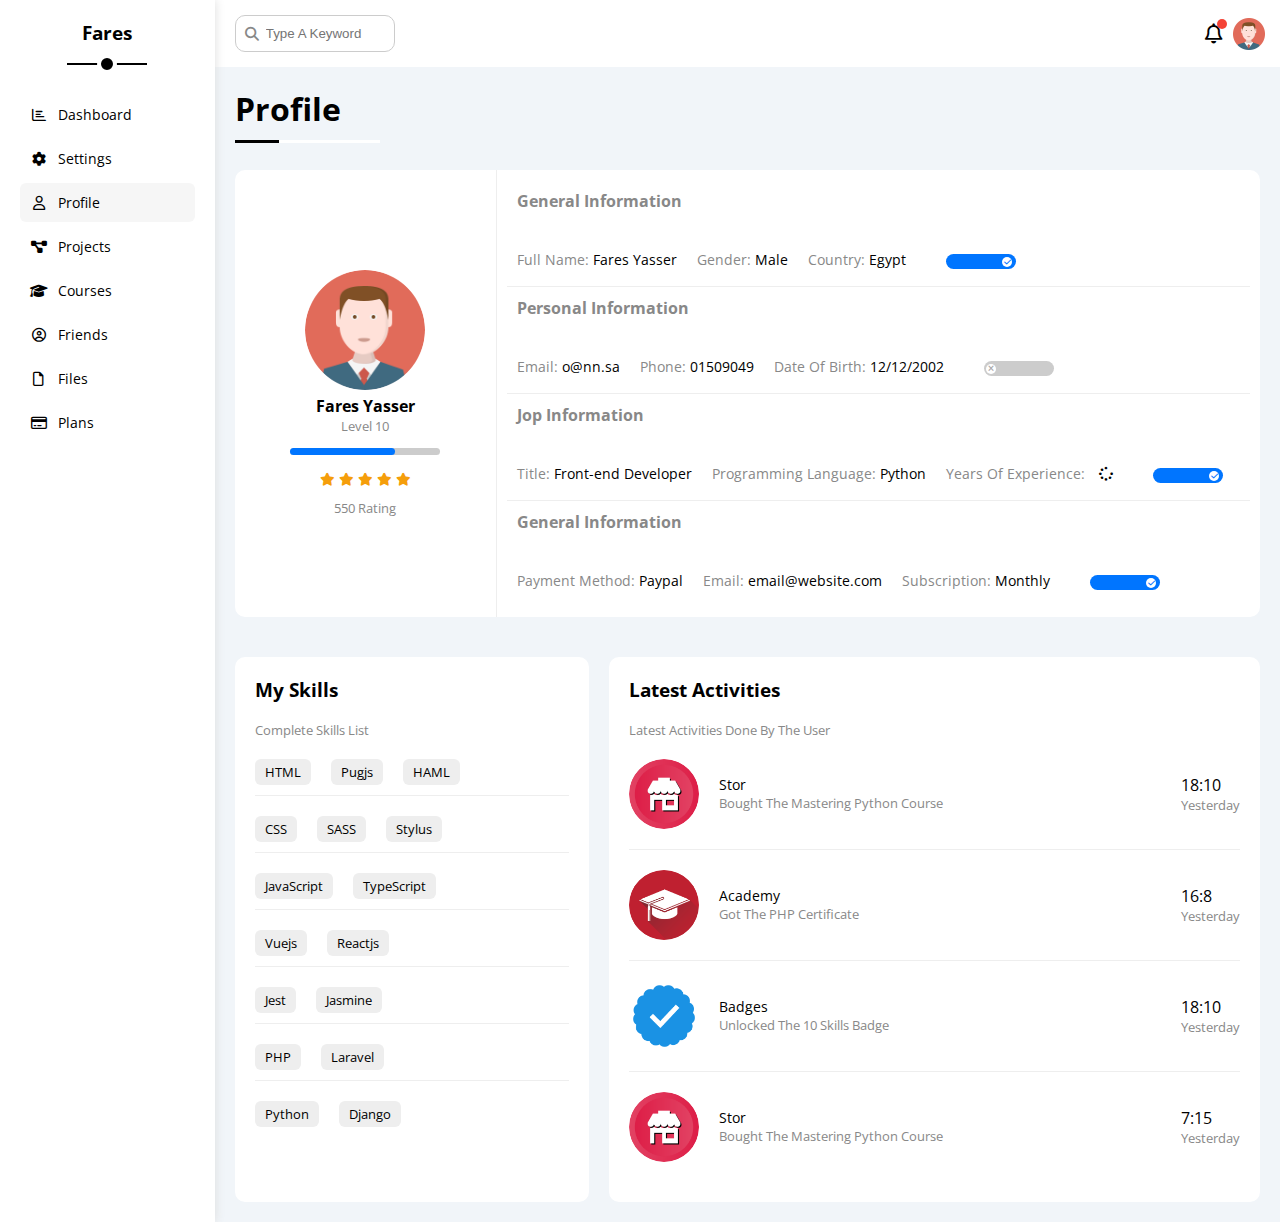
<file: profile.html>
<!DOCTYPE html>
<html lang="en">

<head>
    <meta charset="UTF-8" />
    <meta http-equiv="X-UA-Compatible" content="IE=edge" />
    <meta name="viewport" content="width=device-width, initial-scale=1.0" />
    <link rel="stylesheet" href="css/framework.css">
    <link rel="stylesheet" href="css/master.css">
    <link rel="stylesheet" href="css/all.min.css">
    <title>Profile</title>
    <link rel="website icon" href="images/istockphoto-1212214040-1024x1024-removebg-preview.png">
</head>

<body>
    <div class="page d-flex">
        <div class="sidebar  p-20   bg-white p-relative">
            <h3 class="p-relative text-c mt-0">Fares</h3>
            <ul>
                <li>
                    <a class=" d-flex align-center fs-14 c-black rad-6 p-10" href="index.html">
                        <i class="fa-regular fa-chart-bar fa-fw"></i>
                        <span>Dashboard</span>
                    </a>
                </li>
                <li>
                    <a class="  d-flex align-center fs-14 c-black rad-6 p-10" href="settings.html">
                        <i class="fa-solid fa-gear fa-fw"></i>
                        <span>Settings</span>
                    </a>
                </li>
                <li>
                    <a class="d-flex active align-center fs-14 c-black rad-6 p-10" href="profile.html">
                        <i class="fa-regular fa-user fa-fw"></i>
                        <span>Profile</span>
                    </a>
                </li>
                <li>
                    <a class="d-flex align-center fs-14 c-black rad-6 p-10" href="projects.html">
                        <i class="fa-solid fa-diagram-project fa-fw"></i>
                        <span>Projects</span>
                    </a>
                </li>
                <li>
                    <a class="d-flex align-center fs-14 c-black rad-6 p-10" href="courses.html">
                        <i class="fa-solid fa-graduation-cap fa-fw"></i>
                        <span>Courses</span>
                    </a>
                </li>
                <li>
                    <a class="d-flex align-center fs-14 c-black rad-6 p-10" href="friends.html">
                        <i class="fa-regular fa-circle-user fa-fw"></i>
                        <span>Friends</span>
                    </a>
                </li>
                <li>
                    <a class="d-flex align-center fs-14 c-black rad-6 p-10" href="files.html">
                        <i class="fa-regular fa-file fa-fw"></i>
                        <span>Files</span>
                    </a>
                </li>
                <li>
                    <a class="d-flex align-center fs-14 c-black rad-6 p-10" href="plans.html">
                        <i class="fa-regular fa-credit-card fa-fw"></i>
                        <span>Plans</span>
                    </a>
            </ul>

        </div>
        <div class="content w-full">
            <!-- start head -->
            <div class="head between-flex  bg-white p-15">
                <div class="search p-relative">

                    <input class="p-10 p-relative" type="search" placeholder="Type A Keyword">

                </div>
                <div class="icon d-flex align-center">
                    <span class="notifictions p-relative">
                        <i class="fa-regular fa-bell fa-lg"></i>
                    </span>
                    <img src="images/asset 0.png" alt="">
                </div>
            </div>
            <!-- end head -->
            <h1 class="">Profile</h1>
            <div class="profile-page m-20 ">
                <div class="info-box  d-flex align-center bg-white rad-10  ">
                    <div class="profile-info p-20 text-c ">
                        <img src="images/asset 0.png" alt="">
                        <h4 class=" m-0">Fares Yasser </h4>
                        <p class=" c-grey fs-13 m-0">Level 10</p>
                        <progress value="70" max="100">Determinate</progress>
                        <div class=" mb-10 mt-10 starts">
                            <i class="fa-solid fa-star c-orange fs-13"></i>
                            <i class="fa-solid fa-star c-orange fs-13"></i>
                            <i class="fa-solid fa-star c-orange fs-13"></i>
                            <i class="fa-solid fa-star c-orange fs-13"></i>
                            <i class="fa-solid fa-star c-orange fs-13"></i>
                        </div>
                        <p class="fs-13 c-grey m-0">550 Rating</p>


                    </div>

                    <div class="info text-c-mobile p-10">
                        <div class="info-row p20 d-flex align-center flex-wrap gap-20 ">
                            <h4 class=" m-0 c-grey w-full ">General Information</h4>
                            <div class="fs-14">
                                <span class=" m-0 c-grey  fs-14"> Full Name:</span>
                                <span class="fs-14">Fares Yasser</span>

                            </div>
                            <div class="fs-14">
                                <span class=" m-0 c-grey  fs-14"> Gender:</span>
                                <span class="fs-14">Male</span>

                            </div>
                            <div class="fs-14">
                                <span class=" m-0 c-grey  fs-14"> Country:</span>
                                <span class="fs-14">Egypt</span>

                            </div>
                            <div class="fs-14">


                            </div>
                            <label>
                                    <input class=" toggle-checkbox" type="checkbox" name="" id="" checked>
                                    <div class="toggle-switch"></div>
                            </label>

                        </div>


                        <div class="info-row p20 d-flex align-center flex-wrap gap-20 ">
                            <h4 class=" m-0 c-grey w-full ">Personal Information</h4>
                            <div class="fs-14">
                                <span class=" m-0 c-grey  fs-14"> Email: </span>
                                <span class="fs-14">o@nn.sa</span>

                            </div>
                            <div class="fs-14">
                                <span class=" m-0 c-grey  fs-14"> Phone:</span>
                                <span class="fs-14">01509049</span>

                            </div>
                            <div class="fs-14">
                                <span class=" m-0 c-grey  fs-14"> Date Of Birth:</span>
                                <span class="fs-14">12/12/2002</span>

                            </div>
                            <div class="fs-14">


                            </div>
                            <label>
                                    <input class=" toggle-checkbox" type="checkbox" name="" id="" >
                                    <div class="toggle-switch"></div>
                            </label>

                        </div>



                        <div class="info-row p20 d-flex align-center flex-wrap gap-20 ">
                            <h4 class=" m-0 c-grey w-full ">Jop Information</h4>
                            <div class="fs-14">
                                <span class=" m-0 c-grey  fs-14"> Title:</span>
                                <span class="fs-14">Front-end Developer</span>

                            </div>
                            <div class="fs-14">
                                <span class=" m-0 c-grey  fs-14"> Programming Language:</span>
                                <span class="fs-14">Python</span>

                            </div>
                            <div class="fs-14">
                                <span class=" m-0 c-grey  fs-14"> Years Of Experience:</span>
                                <span class="fs-14"><i class="fa fa-spinner ml-10 " aria-hidden="true"></i>
                                </span>

                            </div>
                            <div class="fs-14">


                            </div>
                            <label>
                                    <input class=" toggle-checkbox" type="checkbox" name="" id="" checked>
                                    <div class="toggle-switch"></div>
                            </label>

                        </div>


                        <div class="info-row p20 d-flex align-center flex-wrap gap-20 ">
                            <h4 class=" m-0 c-grey w-full ">General Information</h4>
                            <div class="fs-14">
                                <span class=" m-0 c-grey  fs-14"> Payment Method:</span>
                                <span class="fs-14">Paypal</span>

                            </div>
                            <div class="fs-14">
                                <span class=" m-0 c-grey  fs-14"> Email:</span>
                                <span class="fs-14">email@website.com</span>

                            </div>
                            <div class="fs-14">
                                <span class=" m-0 c-grey  fs-14"> Subscription:</span>
                                <span class="fs-14">Monthly</span>

                            </div>
                            <div class="fs-14">


                            </div>
                            <label>
                                    <input class=" toggle-checkbox" type="checkbox" name="" id="" checked>
                                    <div class="toggle-switch"></div>
                            </label>

                        </div>










                    </div>
                </div>
                <div class="sills-and-activities d-flex   gap-20 mt-20  ">
                    <div class="skills  rad-10 bg-white  p-20 mt-20  ">
                        <div class="head mb-20">
                            <h3 class="mt-0">My Skills</h3>
                            <p class=" m-0 c-grey fs-13">Complete Skills List </p>
                        </div>
                        <div class="body ">
                            <ul>
                                <li class="d-flex gap-20 mt-20 fs-13 ">
                                    <span class="bg-eee btn-shape">HTML </span>
                                    <span class="bg-eee btn-shape">Pugjs </span>
                                    <span class="bg-eee btn-shape">HAML</span>
                                </li>

                                <li class="d-flex gap-20 mt-20 fs-13 text-c-mobile">
                                    <span class="bg-eee btn-shape">CSS </span>
                                    <span class="bg-eee btn-shape">SASS </span>
                                    <span class="bg-eee btn-shape">Stylus</span>
                                </li>

                                <li class="d-flex gap-20  mt-20 fs-13 text-c-mobile ">
                                    <span class="bg-eee btn-shape">JavaScript </span>
                                    <span class="bg-eee btn-shape">TypeScript </span>

                                </li>

                                <li class="d-flex gap-20  mt-20 fs-13 text-c-mobile">
                                    <span class="bg-eee btn-shape">Vuejs </span>
                                    <span class="bg-eee btn-shape">Reactjs </span>

                                </li>

                                <li class="d-flex gap-20 mt-20 fs-13 text-c-mobile">
                                    <span class="bg-eee btn-shape">Jest </span>
                                    <span class="bg-eee btn-shape"> Jasmine </span>
                                </li>

                                <li class="d-flex gap-20 mt-20 fs-13 text-c-mobile">
                                    <span class="bg-eee btn-shape">PHP </span>
                                    <span class="bg-eee btn-shape">Laravel </span>
                                </li>

                                <li class="d-flex gap-20 mt-20 fs-13 text-c-mobile">
                                    <span class="bg-eee btn-shape">Python </span>
                                    <span class="bg-eee btn-shape">Django </span>
                                </li>
                            </ul>

                        </div>

                    </div>
                    <div class="activities rad-10 bg-white  p-20 mt-20 te ">
                        <div class="head mb-20">
                            <h3 class="mt-0">Latest Activities</h3>
                            <p class=" m-0 c-grey fs-13">Latest Activities Done By The User </p>
                        </div>
                        <div class="activties-row between-flex mb-20 gap-20 ">
                            <div class="photo-and-info d-flex align-center gap-20">
                                <img src="images/activity-01.png" alt="">
                                <div class="info flex-1">
                                    <p class="fs-14">Stor</p>
                                    <p class="c-grey fs-13">Bought The Mastering Python Course</p>
                                </div>


                            </div>

                            <div class="time">
                                <p>18:10</p>
                                <p class="c-grey fs-13">Yesterday</p>
                            </div>
                        </div>

                        <div class="activties-row between-flex mb-20 gap-20 ">
                            <div class="photo-and-info d-flex align-center gap-20">
                                <img src="images/activity-02.png" alt="">
                                <div class="info flex-1">
                                    <p class="fs-14">Academy</p>
                                    <p class="c-grey fs-13">Got The PHP Certificate</p>
                                </div>


                            </div>

                            <div class="time">
                                <p>16:8</p>
                                <p class="c-grey fs-13">Yesterday</p>
                            </div>
                        </div>

                        <div class="activties-row between-flex mb-20 gap-20 ">
                            <div class="photo-and-info d-flex align-center  gap-20 ">
                                <img src="images/activity-03.png" alt="">
                                <div class="info flex-1">
                                    <p class="fs-14">Badges</p>
                                    <p class="c-grey fs-13">Unlocked The 10 Skills Badge</p>
                                </div>


                            </div>

                            <div class="time">
                                <p>18:10</p>
                                <p class="c-grey fs-13">Yesterday</p>
                            </div>
                        </div>

                        <div class="activties-row between-flex mb-20 gap-20  ">
                            <div class="photo-and-info d-flex align-center  gap-20">
                                <img src="images/activity-01.png" alt="">
                                <div class="info flex-1">
                                    <p class="fs-14">Stor</p>
                                    <p class="c-grey fs-13">Bought The Mastering Python Course</p>
                                </div>


                            </div>

                            <div class="time">
                                <p>7:15</p>
                                <p class="c-grey fs-13">Yesterday</p>
                            </div>
                        </div>


                    </div>

                </div>


            </div>





        </div>


</body>

</html>
</file>
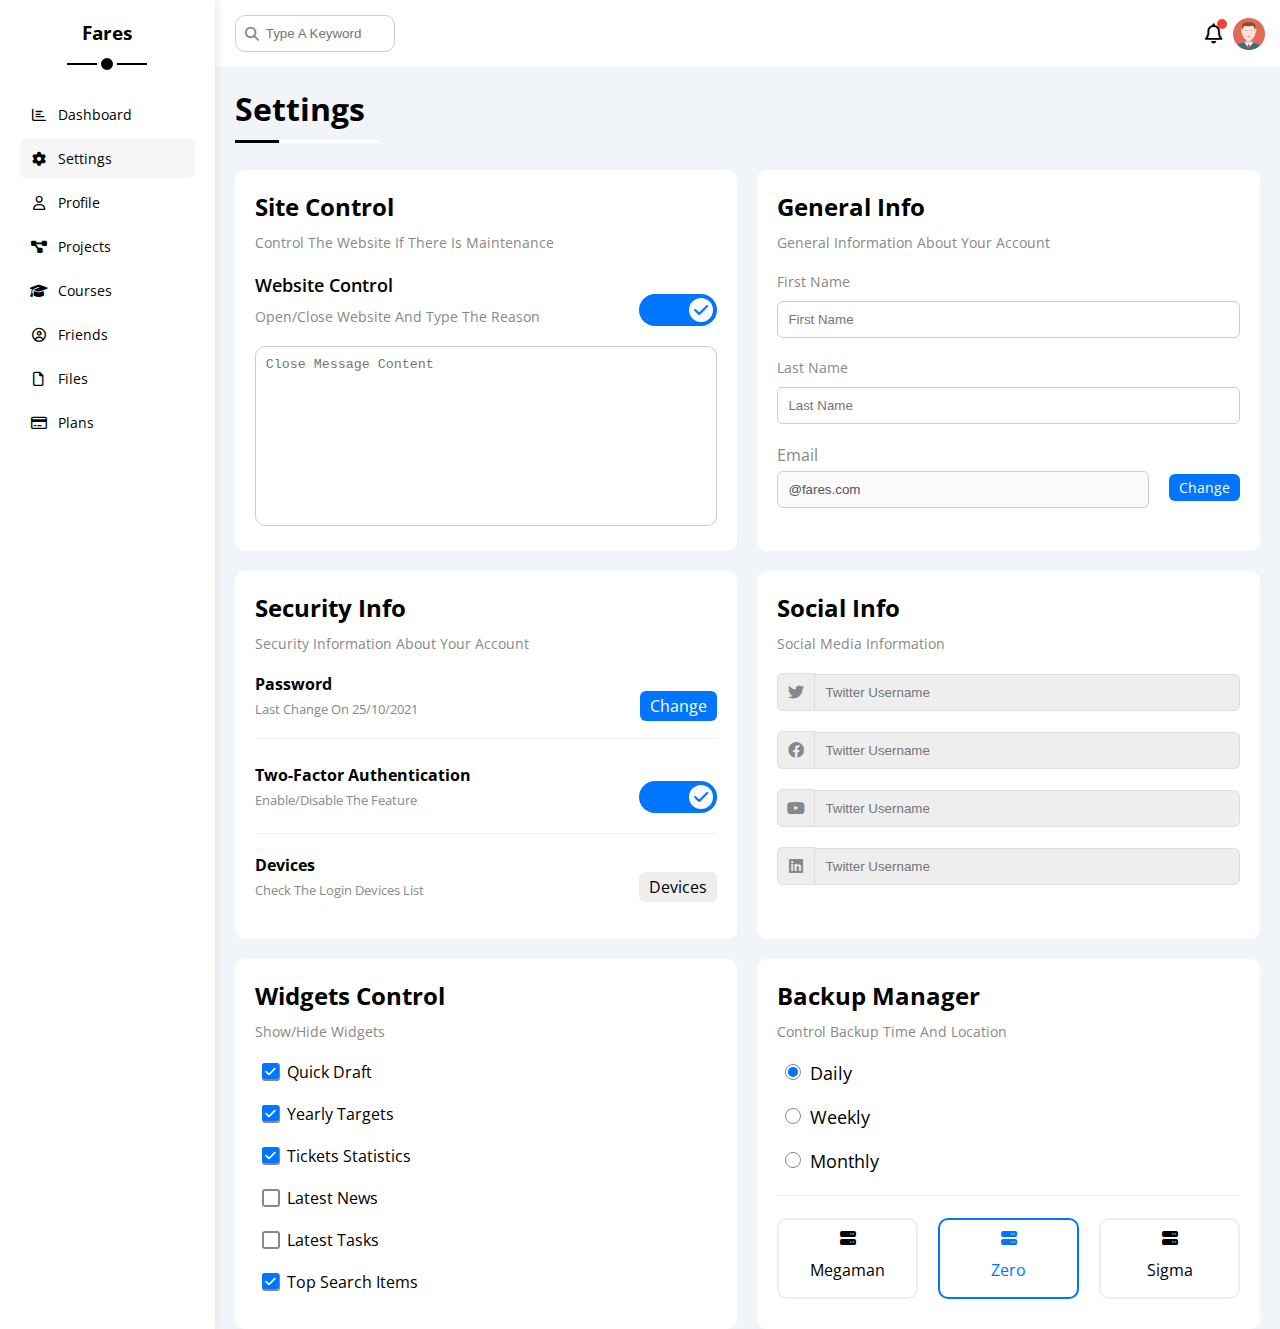
<file: settings.html>
<!DOCTYPE html>
<html lang="en">

<head>
    <meta charset="UTF-8" />
    <meta http-equiv="X-UA-Compatible" content="IE=edge" />
    <meta name="viewport" content="width=device-width, initial-scale=1.0" />
    <link rel="stylesheet" href="css/framework.css">
    <link rel="stylesheet" href="css/master.css">
    <link rel="stylesheet" href="css/all.min.css">
    <title>settings</title>
    <link rel="website icon" href="images/istockphoto-1212214040-1024x1024-removebg-preview.png">
</head>

<body>
    <div class="page d-flex">
        <div class="sidebar  p-20   bg-white p-relative">
            <h3 class="p-relative text-c mt-0">Fares</h3>
            <ul>
                <li>
                    <a class=" d-flex align-center fs-14 c-black rad-6 p-10" href="index.html">
                        <i class="fa-regular fa-chart-bar fa-fw"></i>
                        <span>Dashboard</span>
                    </a>
                </li>
                <li>
                    <a class=" active d-flex align-center fs-14 c-black rad-6 p-10" href="settings.html">
                        <i class="fa-solid fa-gear fa-fw"></i>
                        <span>Settings</span>
                    </a>
                </li>
                <li>
                    <a class="d-flex align-center fs-14 c-black rad-6 p-10" href="profile.html">
                        <i class="fa-regular fa-user fa-fw"></i>
                        <span>Profile</span>
                    </a>
                </li>
                <li>
                    <a class="d-flex align-center fs-14 c-black rad-6 p-10" href="projects.html">
                        <i class="fa-solid fa-diagram-project fa-fw"></i>
                        <span>Projects</span>
                    </a>
                </li>
                <li>
                    <a class="d-flex align-center fs-14 c-black rad-6 p-10" href="courses.html">
                        <i class="fa-solid fa-graduation-cap fa-fw"></i>
                        <span>Courses</span>
                    </a>
                </li>
                <li>
                    <a class="d-flex align-center fs-14 c-black rad-6 p-10" href="friends.html">
                        <i class="fa-regular fa-circle-user fa-fw"></i>
                        <span>Friends</span>
                    </a>
                </li>
                <li>
                    <a class="d-flex align-center fs-14 c-black rad-6 p-10" href="files.html">
                        <i class="fa-regular fa-file fa-fw"></i>
                        <span>Files</span>
                    </a>
                </li>
                <li>
                    <a class="d-flex align-center fs-14 c-black rad-6 p-10" href="plans.html">
                        <i class="fa-regular fa-credit-card fa-fw"></i>
                        <span>Plans</span>
                    </a>
            </ul>

        </div>
        <div class="content w-full">
            <!-- start head -->
            <div class="head between-flex  bg-white p-15">
                <div class="search p-relative">

                    <input class="p-10 p-relative" type="search" placeholder="Type A Keyword">

                </div>
                <div class="icon d-flex align-center">
                    <span class="notifictions p-relative">
                        <i class="fa-regular fa-bell fa-lg"></i>
                    </span>
                    <img src="images/asset 0.png" alt="">
                </div>
            </div>
            <!-- end head -->
            <h1 class="">Settings</h1>



            <div class="settings_page ">
                <!-- <label>
                    <input class=" toggle-checkbox" type="checkbox" name="" id="">
                    <div class="toggle-switch"></div>
                </label> -->


                <div class="wrapper d-grid gap-20">
                    <!--  start site control  -->
                    <div class="site-control  bg-white rad-10 p-20">
                        <h2 class="mt-0 mb-10">Site Control</h2>
                        <p class=" c-grey mt-0 mb-20 fs-14 ">Control The Website If There Is Maintenance</p>
                        <div class="web-control between-flex">
                            <div class="">
                                Website Control
                                <p class=" c-grey mt-10 mb-20 fs-14">Open/Close Website And Type The Reason</p>

                            </div>
                            <label>
                                        <input class=" toggle-checkbox" type="checkbox" name="" id="" checked>
                                        <div class="toggle-switch"></div>
                            </label>

                        </div>
                        <textarea name placeholder="Close Message Content" class=" w-full p-10 rad-10" id cols="30" rows="10"></textarea>



                    </div>


                    <!--  end site control  -->

                    <!-- start general-info -->
                    <div class="general-info bg-white rad-10 p-20">
                        <h2 class="mt-0 mb-10">General Info</h2>
                        <p class="  c-grey mt-0 mb-20 fs-14 ">General Information About Your Account</p>

                        <form action="">
                            <label for="f-n" class=" c-grey mt-20 mb-10 fs-14 d-block"> First Name </label>
                            <input type="text" name="" id="f-n" placeholder="First Name" class="d-block mt-5 rad-6  p-10 w-full b-none c-grey b-ccc">


                            <label for="l-n" class=" d-block c-grey mt-20 mb-10 fs-14">Last Name</label>
                            <input type="text" name="" id="l-n" placeholder="Last Name" class="d-block mt-5 rad-6  p-10 w-full b-none b-ccc">


                            <label for="email   " class="mt-20 mb-0 c-grey d-block">  Email</label>
                            <div class="div center-flex  gap-20 c-grey  fs-14 ">

                                <input type="email" name="" id="email" value="@fares.com" class=" w-full d-block mt-5 rad-6  p-10  b-none b-ccc" disabled>
                                <a href="# " class="c-white  bg-blue btn-shape fs-1 ">Change</a>

                            </div>


                        </form>
                    </div>

                    <!--end general-info -->

                    <!-- start security info -->
                    <div class="security-info bg-white rad-10 p-20 ">
                        <h2 class="mt-0 mb-10">Security Info</h2>
                        <p class="  c-grey mt-0 mb-20 fs-14 ">Security Information About Your Account</p>
                        <div class="security-row between-flex">
                            <div class="">
                                <h4 class="m-0">Password</h4>
                                <p class="  fs-13 c-grey mt-5 mb-20">Last Change On 25/10/2021</p>
                            </div>
                            <a href="#" class="btn-shape bg-blue c-white">Change</a>
                        </div>
                        <div class="security-row between-flex">
                            <div class="">
                                <h4 class="m-0">Two-Factor Authentication</h4>
                                <p class="  fs-13 c-grey mt-5 mb-20">Enable/Disable The Feature</p>
                            </div>
                            <label>
                                <input class=" toggle-checkbox" type="checkbox" name="" id="" checked>
                                <div class="toggle-switch"></div>
                            </label>




                        </div>
                        <div class="security-row between-flex">
                            <div class="">
                                <h4 class="m-0">Devices</h4>
                                <p class="  fs-13 c-grey mt-5 mb-20">Check The Login Devices List</p>
                            </div>
                            <a href="#" class="btn-shape bg-eee c-black ">Devices</a>
                        </div>

                    </div>


                    <!-- end security info -->

                    <!-- start social info  -->

                    <div class="social-info  bg-white rad-10 p-20  ">
                        <h2 class="mt-0 mb-10">Social Info</h2>
                        <p class="  c-grey mt-0 mb-20 fs-14 ">Social Media Information</p>

                        <div class="d-flex align-center mb-20">
                            <i class="fa-brands fa-twitter center-flex c-grey bg-eee"></i>
                            <input type="text" name="" id="" class="w-full bg-eee  p-10  " placeholder="Twitter Username">
                        </div>
                        <div class="d-flex align-center mb-20">
                            <i class="fa-brands fa-facebook center-flex c-grey bg-eee"></i>
                            <input type="text" name="" id="" class="w-full bg-eee  p-10  " placeholder="Twitter Username">
                        </div>
                        <div class="d-flex align-center mb-20">
                            <i class="fa-brands fa-youtube center-flex c-grey bg-eee"></i>
                            <input type="text" name="" id="" class="w-full bg-eee  p-10  " placeholder="Twitter Username">
                        </div>
                        <div class="d-flex align-center mb-20">
                            <i class="fa-brands fa-linkedin center-flex c-grey bg-eee"></i>
                            <input type="text" name="" id="" class="w-full bg-eee  p-10  " placeholder="Twitter Username">
                        </div>

                    </div>


                    <!-- end social info  -->
                    <!-- start widget control -->
                    <div class="widget-control  bg-white rad-10 p-20  ">
                        <h2 class="mt-0 mb-10">Widgets Control </h2>
                        <p class="  c-grey mt-0 mb-20 fs-14 ">Show/Hide Widgets</p>

                        <ul>
                            <li class="d-flex align-center mt-20">
                                <input type="checkbox" name="" id="quick" class="  " checked>
                                <label for="quick">Quick Draft</label>
                            </li>
                            <li class="d-flex align-center mt-20">
                                <input type="checkbox" name="" id="target" class="  " checked>
                                <label for="target">Yearly Targets</label>
                            </li>
                            <li class="d-flex align-center mt-20">
                                <input type="checkbox" name="" id="stat" class="  " checked>
                                <label for="stat">Tickets Statistics</label>
                            </li>
                            <li class="d-flex align-center mt-20">
                                <input type="checkbox" name="" id="news" class="  ">
                                <label for="news">Latest News</label>
                            </li>
                            <li class="d-flex align-center mt-20">
                                <input type="checkbox" name="" id="task" class="  ">
                                <label for="task">Latest Tasks</label>
                            </li>
                            <li class="d-flex align-center mt-20">
                                <input type="checkbox" name="" id="items" class="  " checked>
                                <label for="items">Top Search Items</label>
                            </li>

                        </ul>






                    </div>


                    <!-- end widget control -->
                    <!-- start backup -->
                    <div class="backup   bg-white rad-10 p-20">
                        <h2 class="mt-0 mb-10">Backup Manager</h2>
                        <p class="  c-grey mt-0 mb-20 fs-14 "> Control Backup Time And Location</p>

                        <div class="backup-row d-flex align-center ">
                            <input type="radio" name="server" id="daily" class="  " checked>
                            <label for="daily">Daily</label>
                        </div>

                        <div class="backup-row d-flex align-center mt-20">
                            <input type="radio" name="server" id="Weekly" class="  ">
                            <label for="Weekly">Weekly</label>
                        </div>

                        <div class="backup-row d-flex align-center  mt-20">
                            <input type="radio" name="server" id="Monthly" class="  ">
                            <label for="Monthly">Monthly</label>
                        </div>
                        <br>
                        <!--  -->
                        <div class="holder d-flex align-center gap-20 ">

                            <div class=" end text-c ">


                                <input type="radio" name="servers" id="Megaman">
                                <label for="Megaman">
                                        <div class="box w-full">
                                            <i class="fa-solid fa-server d-block mt-10"></i>
                                            <p class="mt-10">Megaman</p>
                                        </div>
                                </label>
                            </div>
                            <div class=" end text-c ">


                                <input type="radio" name="servers" id="zero" checked>
                                <label for="zero">
                                        <div class="box w-full">
                                            <i class="fa-solid fa-server d-block mt-10"></i>
                                            <p class="mt-10">Zero</p>
                                        </div>
                                </label>



                            </div>
                            <div class=" end text-c ">


                                <input type="radio" name="servers" id="sigma">
                                <label for="sigma">
                                        <div class="box w-full">
                                            <i class="fa-solid fa-server d-block mt-10"></i>
                                            <p class="mt-10">Sigma</p>
                                        </div>
                                </label>

                            </div>





                        </div>











                    </div>



                    <!-- end backup -->
                </div>
            </div>


        </div>


</body>

</html>
</file>
<file: css/framework.css>
:root {
    --blue-color: #0075ff;
    --blue-alt-color: #0d69d5;
    --orange-color: #f59e0b;
    --green-color: #22c55e;
    --red-color: #f44336;
    --grey-color: #888;
    --main-transition: 0.3s;
}


/*start box */

.d-inline {
    display: inline;
}

.d-flex {
    display: flex;
}

.flex-wrap {
    flex-wrap: wrap;
}

.flex-1 {
    flex: 1;
}

.align-center {
    align-items: center;
}

.space-between {
    justify-content: space-between;
}

.d-grid {
    display: grid;
}

.gap-20 {
    gap: 20px;
}

.d-block {
    display: block;
}

@media (max-width:767px) {
    .block-mobile {
        display: block;
    }
}

@media (max-width:767px) {
    .hide-in-mob {
        display: none;
    }
}


/* end box */


/* start padding + margin */

.p-10 {
    padding: 10px;
}

.p-15 {
    padding: 15px;
}

.p-20 {
    padding: 20px;
}

.m-0 {
    margin: 0;
}

.m-20 {
    margin: 20px;
}

.mt-5 {
    margin-top: 5px;
}

.mt-0 {
    margin-top: 0;
}

.mt-20 {
    margin-top: 20px;
}

.mt-10 {
    margin-top: 10px;
}

.mr-10 {
    margin-right: 10px;
}

.mb-10 {
    margin-bottom: 10px;
}

.mb-20 {
    margin-bottom: 20px;
}

.ml-10 {
    margin-left: 10px;
}

.ml-50 {
    margin-left: 50px;
}


/* border radius*/

.rad-6 {
    border-radius: 6px;
}

.rad-10 {
    border-radius: 10px;
}


/* end padding + margin */


/* start color */

.bg-white {
    background-color: white;
}

.bg-eee {
    background-color: #eee;
}

.bg-blue {
    background-color: var(--blue-color);
}

.bg-orange {
    background-color: var(--orange-color);
}

.bg-green {
    background-color: var(--green-color);
}

.bg-red {
    background-color: var(--red-color);
}

.bg-grey {
    background-color: var(--grey-color);
}

.c-white {
    color: white;
}

.c-black {
    color: black;
}

.c-grey {
    color: var(--grey-color);
}

.c-blue {
    color: var(--blue-color);
}

.c-green {
    color: var(--green-color);
}

.c-orange {
    color: var(--orange-color);
}

.c-red {
    color: var(--red-color);
}


/* end color */


/* start position relative */

.p-relative {
    position: relative;
}

.z-index {
    z-index: 100;
}


/* end position relative */


/* start font */

.text-c {
    text-align: center;
}

@media (max-width:767px) {
    .text-c-mobile {
        text-align: center;
    }
}

.fs-14 {
    font-size: 14px;
}

.fs-13 {
    font-size: 13px;
}


/* end font */


/* start  width + height  +over flow-hidden */

.w-full {
    width: 100%;
}

.w-fit {
    width: fit-content;
}

.over-hid {
    overflow: hidden;
}

.w-50 {
    width: 50%;
}


/* end width + height  */


/* start border */

.b-none {
    border: none;
}

.b-ccc {
    border: #ccc 1px solid;
}


/* end border */


/* start component */

.between-flex {
    display: flex;
    justify-content: space-between;
    align-items: center;
}

.center-flex {
    display: flex;
    justify-content: center;
    align-items: center;
}

.btn-shape {
    padding: 4px 10px;
    border-radius: 6px;
}

.small-ball {
    width: 15px;
    height: 15px;
    border-radius: 50%;
}


/* end component */
</file>
<file: css/master.css>
@font-face {
    font-family: "Open Sans";
    src: url(../fonts/OpenSans-VariableFont_wdth\,wght.ttf);
}

:root {
    --blue-color: #0075ff;
    --blue-alt-color: #0d69d5;
    --orange-color: #f59e0b;
    --green-color: #22c55e;
    --red-color: #f44336;
    --grey-color: #888;
    --main-transition: 0.3s;
}

body {
    font-family: 'Open Sans', sans-serif;
    margin: 0;
}

html {
    scroll-behavior: smooth;
}

* {
    box-sizing: border-box;
}

*:focus {
    outline: none;
}

ul {
    list-style: none;
    padding: 0;
}

::-webkit-scrollbar {
    width: 15px;
}

::-webkit-scrollbar-track {
    background-color: white;
}

::-webkit-scrollbar-thumb {
    background-color: var(--blue-color);
    transition: var(--main-transition);
}

::-webkit-scrollbar-thumb:hover {
    background-color: var(--blue-alt-color);
}

a {
    text-decoration: none;
}

.page {
    min-height: 100vh;
    background-color: #f1f5f9;
}


/* start sidebar */

.sidebar {
    width: 250px;
    box-shadow: 0 0 10px #ddd;
}

.sidebar>h3 {
    margin-bottom: 50px;
}

@media (min-width:768px) {
    .sidebar>h3::before {
        content: "";
        position: absolute;
        width: 80px;
        height: 2px;
        background-color: black;
        bottom: -20px;
        transform: translate(-50%, 0);
        left: 50%;
    }

    .sidebar>h3::after {
        content: "";
        position: absolute;
        width: 12px;
        height: 12px;
        border-radius: 50%;
        background-color: black;
        border: 4px solid white;
        bottom: -29px;
        transform: translate(-50%, 0);
        left: 50%;
    }
}

.sidebar ul a {
    transition: 0.3s;
    margin-bottom: 5px;
}

.sidebar ul a:hover,
.sidebar ul a.active {
    background-color: #f6f6f6;
}

.sidebar ul li span {
    margin-left: 10px;
    font-size: 14px;
}

@media (max-width:767px) {
    .sidebar {
        max-width: 58px;
        padding: 10px !important;
    }

    .sidebar>h3 {
        font-size: 12px;
        margin-bottom: 15px;
    }

    .sidebar ul li span {
        display: none;
    }

    .sidebar ul li a {
        width: fit-content;
    }
}


/* end sidebar */


/* start head   */

.page .content {
    overflow: hidden;
}

.head .search input {
    border: 1px solid #ccc;
    border-radius: 10px;
    margin-left: 5px;
    padding-left: 30px;
    width: 160px;
    transition: var(--main-transition);
}

.head .search input:focus {
    width: 200px;
}

.head .search input:focus::placeholder {
    opacity: 0;
}

.head .search::before {
    font-family: var(--fa-style-family-classic);
    content: "\f002";
    font-weight: 900;
    position: absolute;
    left: 15px;
    top: 50%;
    transform: translateY(-50%);
    font-size: 14px;
    color: var(--grey-color);
    z-index: 1;
}

.head span i {
    margin-right: 10px;
}

.head span i::after {
    content: "";
    position: absolute;
    background-color: var(--red-color);
    border-radius: 50%;
    width: 10px;
    height: 10px;
    top: -4px;
    right: 6px;
}

.head .icon img {
    max-width: 32px;
    max-height: 32px;
}

.page h1 {
    margin: 20px 20px 40px;
}

.page h1::before {
    background-image: linear-gradient(90deg, black 30%, white 0);
    position: absolute;
    content: "";
    width: 145px;
    height: 3px;
    top: 140px;
}


/* end head   */


/* start wrapper */

.wrapper {
    grid-template-columns: repeat(auto-fill, minmax(450px, 1fr));
    margin: 0 20px 0 20px;
}

@media (max-width:767px) {
    .wrapper {
        grid-template-columns: minmax(200px, 1fr);
        margin: 0 10px 0 10px;
    }
}


/* end wrapper */


/* start welcome */

.welcome {
    overflow: hidden;
}

.welcome .intro img {
    width: 170px;
    margin-bottom: -2px;
}

.welcome .avatar {
    max-width: 60px;
    border: 4px solid white;
    position: relative;
    border-radius: 50%;
    top: -30px;
    left: 10px;
    box-shadow: 0 0 5px #ddd;
}

.welcome .body {
    border-bottom: 1px solid #eee;
    border-top: 1px solid #eee;
    margin-top: -20px;
}

.welcome .body>div {
    flex: 1;
}

.welcome .visit {
    padding: 5px 10px;
    margin: 0 15px 15px auto;
    transition: var(--main-transition);
}

.welcome .visit:hover {
    background-color: var(--blue-alt-color);
}


/* end welcome */


/* start draft*/

.draft .form input,
.draft .form textarea {
    border: none;
}

.draft .form textarea {
    resize: none;
    min-height: 180px;
}

.draft .form .text {
    height: 40px;
}

.draft .form .save {
    padding: 8px 15px;
    margin: 15px 0 15px auto;
    transition: var(--main-transition);
    cursor: pointer;
}

.draft .save:hover {
    background-color: var(--blue-alt-color);
}


/* end draft*/


/* start target */

.target-row .icon {
    width: 80px;
    height: 80px;
    margin-right: 15px;
}

.target .target-row .details {
    flex: 1;
}

.target .progress {
    height: 4px;
}

.target .progress>span {
    position: absolute;
    left: 0;
    top: 0;
    height: 100%;
}

.target .progress>span span {
    position: absolute;
    right: -16px;
    bottom: 16px;
    color: white;
    border-radius: 6px;
    padding: 2px 5px;
    font-size: 13px;
}

.target .progress>span span::before {
    content: "";
    border-color: transparent;
    border-width: 5px;
    position: absolute;
    bottom: -10px;
    border-style: solid;
    transform: translateX(-50%);
    left: 50%;
}

.target .progress>.blue span::before {
    border-top-color: var(--blue-color);
}

.target .progress>.orange span::before {
    border-top-color: var(--orange-color);
}

.target .progress>.green span::before {
    border-top-color: var(--green-color);
}

.blue .icon,
.blue .progress {
    background-color: #0077ff4d;
}

.orange .icon,
.orange .progress {
    background-color: #fdecce;
}

.green .icon,
.green .progress {
    background-color: #d3f3df;
}


/* end target */


/* start stats */

.stats .holder {
    display: grid;
    gap: 20px;
    grid-template-columns: repeat(auto-fill, minmax(200px, 1fr));
}

.stats .box {
    border: 1px solid #ccc;
}

.stats .box i {
    margin-top: 10px;
    margin-bottom: -10px;
}

.stats .box .red {
    color: var(--red-color);
}

.stats .box h3 {
    font-size: 25px;
    margin: 9px 0 -10px 0;
}


/* end stats */


/* start news */

.news .box:not(:last-child) {
    border-bottom: 1px solid #eee;
    margin-bottom: 15px;
    padding-bottom: 17px;
}

.news .box .content {
    flex: 1;
    margin-bottom: -15px;
}

.news .box .content h3 {
    margin: 0 50px 5px 0;
    font-size: 16px;
}

.news .box img {
    max-width: 100px;
}

@media (max-width:767px) {
    .news .box {
        flex-direction: column;
    }

    .news .box .content h3 {
        margin: 0;
    }
}


/* end news */


/* start tasks */

.tasks .tasks-row i {
    transition: var(--main-transition);
    cursor: pointer;
}

.tasks .removed .delete {
    opacity: 0.5;
}

.tasks .tasks-row i:hover {
    color: var(--red-color);
}

.tasks .tasks-row .info h3 {
    margin: 0;
}

.tasks .removed .info h3,
.tasks .removed .info p {
    text-decoration: line-through;
    opacity: 0.5;
}

.tasks .tasks-row {
    margin: 15px 0;
}

.tasks .tasks-row:not(:last-child) {
    border-bottom: 2px dashed #eee;
}


/* end tasks */


/* start search */

.search h3 {
    font-weight: normal;
}

.searc .head p {
    margin: 0 0 -15px 0;
    font-weight: bold;
}


/* end search */


/* start uploads */

.uploads .info {
    flex: 1;
    margin-left: 15px;
    margin-bottom: -15px;
}

.uploads img {
    max-width: 40px;
}

.uploads .uploads-row:not(:last-child) {
    border-bottom: 1px solid #eee;
    margin-bottom: 15px;
    padding-bottom: 17px;
}


/* end uploads */


/* start projects */

.projects .project-row .ball {
    content: "";
    width: 20px;
    height: 20px;
    display: inline;
    border-radius: 50%;
    background-color: white;
    border: 2px solid white;
    outline: 2px solid var(--blue-color);
    margin-right: 15px;
    z-index: 1;
    position: absolute;
}

.projects .project-row .colored {
    background-color: var(--blue-color);
}

.projects .project-row .flash {
    animation: flash 0.8s infinite alternate;
}

.projects .project-row::before {
    content: "";
    position: absolute;
    width: 2px;
    height: 187px;
    background-color: #0075ff;
    top: 0;
    left: 10px;
}

.projects img {
    position: absolute;
    bottom: -478%;
    right: 30px;
    opacity: 0.2;
    max-width: 160px;
    animation: up-down 0.8s infinite alternate linear;
}


/* end projects */


/* start reminder */

.reminders ul .info {
    border-left: 2px solid;
    max-height: 50px;
    padding: 3px 10px;
}

.reminders ul .info h4 {
    font-size: 13px;
}

.reminders ul .blue {
    border-left-color: var(--blue-color);
}

.reminders ul .green {
    border-left-color: var(--green-color);
}

.reminders ul .orange {
    border-left-color: var(--orange-color);
}

.reminders ul .red {
    border-left-color: var(--red-color);
}


/* end reminder */


/* start post  */

.post>p {
    border-bottom: solid 1px #ddd;
    border-top: solid 1px #ddd;
    margin: 25px 10px;
    padding: 12px 0px 15px 0;
    line-height: 1.7;
}

.post .end i {
    transition: var(--main-transition);
}

.post .end i.red:hover {
    color: var(--red-color);
}

.post .end i.blue:hover {
    color: var(--blue-color);
}


/* end post  */


/* start social */

.social .twiter {
    background-color: rgb(29 161 242 / 20%);
    color: #1da1f2;
    overflow: hidden;
}

.social .twiter a,
.social .twiter i {
    background-color: #1da1f2;
}

.social .facebook a,
.social .facebook i {
    background-color: #1877f2;
}

.social .youtube a,
.social .youtube i {
    background-color: #ff0000;
    ;
}

.social .linkein a,
.social .linkein i {
    background-color: #0077b5;
}

.social .facebook {
    background-color: rgb(24 119 242 / 20%);
    color: #1da1f2;
}

.social .youtube {
    background-color: rgb(255 0 0 / 20%);
    color: #ff0000;
}

.social .linkein {
    background-color: rgb(0 119 181 / 20%);
    color: #0077b5;
}

.social>div i {
    transition: var(--main-transition);
}

.social>div i:hover {
    transform: rotate(5deg);
    box-shadow: 0 0 10px rgba(0, 0, 0, 0.5);
}

.social>div span {
    filter: blur(3px);
    transition: var(--main-transition);
}

.social>div span:hover {
    filter: blur(0px);
}


/* end social */


/* start table */

.Projects .responsive-table {
    overflow-x: auto;
}

.Projects .responsive-table thead td {
    background-color: #EEE;
    font-weight: bold;
}

.Projects table td {
    padding: 15px;
}

.Projects table tbody td {
    border-bottom: 1px solid #eee;
    border-left: 1px solid #eee;
    font-weight: 600;
}

.Projects table tbody td:last-child {
    border-right: 1px solid #eee;
}

.Projects .responsive-table table {
    min-width: 1000px;
    border-spacing: 0;
}

.Projects .responsive-table table img {
    border-radius: 50%;
    padding: 2px;
    background-color: white;
}

.Projects .responsive-table table img:not(:first-child) {
    margin-left: -20px;
}

.Projects .responsive-table table tr {
    transition: var(--main-transition);
}

.Projects .responsive-table table tr:hover {
    background-color: #FAFAf7f7;
}


/* end table */


/* start settings */


/* start toggle */

.toggle-checkbox {
    -webkit-appearance: none;
    appearance: none;
}

.toggle-switch {
    background-color: #ccc;
    border-radius: 16px;
    width: 78px;
    height: 32px;
    transition: var(--main-transition);
    position: relative;
    margin-bottom: 20px;
    cursor: pointer;
}

.toggle-switch::before {
    content: '\f00d';
    font-family: var(--fa-style-family-classic);
    font-weight: 900;
    position: absolute;
    color: #aaa;
    background-color: white;
    width: 24px;
    height: 24px;
    border-radius: 50%;
    display: flex;
    align-items: center;
    justify-content: center;
    top: 4px;
    transition: var(--main-transition);
    left: 4px;
}

.toggle-checkbox:checked+.toggle-switch {
    background-color: var(--blue-color);
}

.toggle-checkbox:checked+.toggle-switch::before {
    content: "\f00c";
    left: 50px;
    color: #0075ff;
}


/* end toggle */


/* start site control */

.settings_page textarea {
    resize: none;
    min-height: 180px;
    border: 1px solid #CCc;
}

.settings_page .web-control>div {
    font-size: 18px;
    font-weight: 600;
}

.settings_page .web-control>div p {
    font-weight: normal;
}


/* end site control */


/* start security-info  */

.security-info .security-row:not(:last-child) {
    border-bottom: 1px solid #eee;
    margin-bottom: 20px;
}


/* end security-info  */


/* start social info */

.social-info i {
    width: 30px;
    height: 30px;
    display: flex;
    justify-content: center;
    align-items: center;
    padding: 18px;
    border-radius: 6px 0 0 6px;
    border: 1px solid #ddd;
    transition: var(--main-transition);
}

.social-info input {
    border: 1px solid #ddd;
    border-radius: 0 6px 6px 0;
    border-left: none;
}

.social-info>div:focus-within .fa-twitter {
    color: #1da1f2;
}

.social-info>div:focus-within .fa-facebook {
    color: #1877f2;
}

.social-info>div:focus-within .fa-youtube {
    color: #ff0000;
}

.social-info>div:focus-within .fa-linkedin {
    color: #0077b5;
}


/* end social info */


/* start widget control */

.widget-control ul input[type="checkbox"] {
    appearance: none;
}

.widget-control ul label {
    font-size: 16px;
    position: relative;
    padding-left: 25px;
    cursor: pointer;
}

.widget-control ul label::before {
    position: absolute;
    content: "";
    top: 50%;
    left: 0;
    margin-top: -9px;
    width: 14px;
    height: 14px;
    border: 2px solid var(--grey-color);
    border-radius: 3px;
}

.widget-control ul label:hover::before {
    border-color: var(--blue-alt-color);
}

.widget-control ul label::after {
    position: absolute;
    font-family: var(--fa-style-family-classic);
    font-weight: 900;
    content: "\f00c";
    top: 50%;
    left: 0;
    margin-top: -9px;
    font-size: 12px;
    width: 17px;
    height: 16px;
    display: flex;
    justify-content: center;
    align-items: center;
    background-color: var(--blue-color);
    color: white;
    transform: scale(0) rotate(360deg);
    transition: var(--main-transition);
    border-radius: 3px;
}

.widget-control ul input[type="checkbox"]:checked+label::after {
    transform: scale(1) rotate(-360deg);
}


/* 
.widget-control ul input:checked {
    
} */


/* end widget control */


/* start backup */

.backup .backup-row input[type="radio"] {
    appearance: none;
}

.backup .backup-row label {
    font-size: 18px;
    position: relative;
    padding-left: 25px;
    cursor: pointer;
}

.backup .backup-row label::before {
    position: absolute;
    content: "";
    top: 50%;
    left: 0;
    margin-top: -9px;
    width: 14px;
    height: 14px;
    border: 1px solid var(--grey-color);
    border-radius: 3px;
    border-radius: 50%;
}

.backup .backup-row label::after {
    position: absolute;
    content: "";
    top: 50%;
    left: 0;
    border-radius: 50%;
    font-size: 12px;
    width: 10px;
    height: 10px;
    display: flex;
    justify-content: center;
    align-items: center;
    background-color: var(--blue-color);
    color: white;
    transform: translate(3px, -61%);
    transition: var(--main-transition);
    opacity: 0;
}

.backup .backup-row input[type="radio"]:checked+label::after {
    transform: translate(3px, -61%);
    opacity: 1;
}

.backup .box {
    border: 2px solid #EEE;
    border-radius: 10px;
}

.backup .holder {
    border-top: 1px solid #eee;
}

.backup .holder .end {
    flex-basis: 100%;
}

.backup .holder label {
    cursor: pointer;
}

.backup .holder input {
    appearance: none;
}

.backup .holder input[type="radio"]:checked+label .box {
    color: var(--blue-color);
    border-color: var(--blue-color);
}

@media (max-width: 767px) {
    .backup .holder {
        flex-wrap: wrap;
    }
}


/* end backup */


/* end settings */


/* start profile */
.profile-page {
   overflow: hidden;
}
    
@media (max-width:767px) {
    .profile-page .info-box {
        flex-direction: column;
    }
}

.profile-page .profile-info img {
    max-width: 120px;
    max-height: 120px;
    border-radius: 50%;
}

.profile-page .profile-info {
    width: 300px;
}

@media (min-width:768px) {
    .profile-page .info-box .info {
        border-left: 1px solid#EEE;
    }
}

.profile-page .profile-info progress {
    border-radius: 1px;
    width: 150px;
    height: 7px;
}

.profile-page .profile-info progress::-webkit-progress-bar {
    background-color: #CCc;
    border-radius: 7px;
}

.profile-page .profile-info progress::-webkit-progress-value {
    background-color: var(--blue-color);
    border-radius: 7px;
}

.profile-page .info-row:not(:last-child) {
    border-bottom: 1px solid#EEE;
}

.profile-page .info-row {
    transition: var(--main-transition);
    padding: 10px;
}

.profile-page .info-row>div {
    padding: 10px 0 0;
}

.profile-page .info-row:hover {
    background-color: #FAFAf7f7;
}

.profile-page .info-row .toggle-switch {
    background-color: #ccc;
    border-radius: 16px;
    width: 70px;
    height: 15px;
    transition: var(--main-transition);
    position: relative;
    margin-bottom: 7px;
}

.profile-page .info-row .toggle-switch::before {
    content: '\f00d';
    font-family: var(--fa-style-family-classic);
    font-weight: 900;
    position: absolute;
    color: #aaa;
    background-color: white;
    width: 10px;
    height: 10px;
    border-radius: 50%;
    display: flex;
    align-items: center;
    justify-content: center;
    top: 2.5px;
    transition: var(--main-transition);
    left: 2px;
    font-size: 8px;
}

.profile-page .info-row .toggle-checkbox:checked+.toggle-switch {
    background-color: var(--blue-color);
}

.profile-page .info-row .toggle-checkbox:checked+.toggle-switch::before {
    content: "\f00c";
    left: 56px;
    color: #0075ff;
}

@media (max-width:767px) {
    .profile-page .info-row label {
        margin: -17px auto 5px;
    }

    .profile-page .info-row>div {
        min-width: 313px;
    }
}


/* start skills */

.profile-page .skills ul li:not(:last-child) {
    border-bottom: 1px solid #eee;
    padding-bottom: 10px;
}

.profile-page .skills {
    flex-grow: 1;
}


/* end skills */


/* start activities */

.profile-page .activities .activties-row img {
    max-width: 70px;
    max-height: 70px;
    border-radius: 50%;
}

.profile-page .activities .activties-row:not(:last-child) {
    border-bottom: 1px solid #eee;
    padding-bottom: 20px;
}

.sills-and-activities .activities {
    flex-grow: 2
}

@media (max-width:767px) {
    .sills-and-activities {
        flex-direction: column;
    }

    .profile-page .activities .activties-row {
        flex-direction: column;
    }

    .profile-page .activities .activties-row .photo-and-info {
        flex-direction: column;
    }

    .profile-page .skills ul li {
        justify-content: center;
    }
}

.profile-page .activities .activties-row p {
    margin: 0;
}


/* end activities */


/* end profile */


/* start project */

.projects-page {
    grid-template-columns: repeat(auto-fill, minmax(500px, 1fr));
}

@media (max-width:767px) {
    .projects-page {
        grid-template-columns: minmax(200px, 1fr);
        margin-left: 10px;
        margin-right: 10px;
        gap: 10px;
    }
}

.projects-page .box .title .date {
    position: absolute;
    right: 0;
}

.projects-page .box .title {
    margin-bottom: 50px;
}

.projects-page .box .team {
    margin-bottom: 20px;
    border-bottom: 1px solid #EEE;
    padding-bottom: 15px;
    position: relative;
}

.projects-page .box .team img {
    border-radius: 50%;
    padding: 2px;
    background-color: white;
    position: relative;
    transition: 0.5s;
    cursor: pointer;
}

.projects-page .box .team img:not(:first-child) {
    margin-left: -20px
}

.projects-page .box .team img:hover {
    z-index: 10;
}

.projects-page .box .features {
    text-align: right;
    border-bottom: 1px solid #EEE;
    padding-bottom: 20px;
    margin-bottom: 20px;
}

@media (max-width:767px) {
    .projects-page .box .features {
        display: flex;
        flex-direction: column;
        align-items: start;
        gap: 20px;
    }
}

.projects-page .box .progress .prog {
    height: 6px;
    position: relative;
    border-radius: 16px;
    width: 200px;
}

.projects-page .box .progress .prog>span {
    height: 100%;
    position: absolute;
    border-radius: 16px;
}


/* end project */


/* start courses */

.courses-page {
    grid-template-columns: repeat(auto-fill, minmax(300px, 1fr));
}

@media (max-width:760px) {
    .courses-page {
        grid-template-columns: repeat(auto-fill, minmax(250px, 1fr));
    }
}

.courses-page .box {
    overflow: hidden;
    max-width: 100%;
}

.courses-page .box .images .one {
    max-width: 100%;
}

.courses-page .box .images .two {
    border-radius: 50%;
    padding: 2px;
    background-color: white;
    transition: 0.5s;
    cursor: pointer;
    max-width: 60px;
    position: absolute;
    bottom: -25px;
    left: 50%;
    transform: translateX(-50%);
}

.courses-page .box .info {
    border-bottom: 1px solid #EEE;
}

.courses-page .box .info .button {
    position: absolute;
    left: 50%;
    bottom: -12px;
    transform: translateX(-50%);
    cursor: pointer;
    transition: var(--main-transition);
}

.courses-page .box .info .button:hover {
    background-color: var(--blue-alt-color);
}


/* end courses */


/* start friends */

.friends-page {
    grid-template-columns: repeat(auto-fill, minmax(310px, 1fr));
}

@media (max-width: 767px) {
    .friends-page {
        grid-template-columns: minmax(200px, 1fr);
        margin-left: 10px;
        margin-right: 10px;
        gap: 10px;
    }
}

.friends-page .head i {
    width: 30px;
    height: 30px;
    justify-content: center;
    align-items: center;
    display: inline-flex;
    border-radius: 50%;
    transition: var(--main-transition);
    margin-right: 10px;
}

.friends-page .head i:hover {
    background-color: var(--blue-color);
    color: white;
}

.friends-page .information {
    flex-direction: column;
    justify-content: center;
    align-items: center;
    padding-bottom: 10px;
}

.friends-page .information img {
    width: 90px;
    border-radius: 50%;
}

.friends-page .info {
    border-bottom: 1px solid #eee;
    border-top: 1px solid #eee;
    padding: 20px 0;
    font-size: 13px;
}

.friends-page .info .holder>div {
    margin-bottom: 10px;
    font-weight: 600;
}

.friends-page .info .holder>div i {
    margin-right: 10px;
}

.friends-page .info .vip {
    opacity: 0.2;
    font-size: 40px;
    font-weight: bold;
}

.friends-page .end {
    margin-top: 15px;
}

.friends-page .end .link {
    display: flex;
}

@media (max-width: 374px) {}


/* end friends */


/* start files  */

.file-page .files {
    grid-template-columns: repeat(auto-fill, minmax(200px, 1fr));
    flex-grow: 2;
}

@media (max-width:760px) {
    .file-page {
        flex-direction: column-reverse;
    }
}

.file-page .box {
    padding: 15px 10px;
}

.file-page .box i {
    position: absolute;
    transition: var(--main-transition);
    left: 10px;
    top: 10px;
}

.file-page .box i:hover {
    color: var(--green-color);
}

.file-page .image {
    transition: var(--main-transition);
    width: fit-content;
    margin: 20px auto;
}

.file-page .image img {
    max-width: 64px;
    max-height: 64px;
}

.file-page .image:hover {
    transform: scale(1.1, 1.1);
}

.file-page .box .end {
    border-top: 1px solid #EEE;
    padding-top: 10px;
}

.file-page .box .end p:last-child,
.files-stat .row>p {
    font-weight: 700;
}

.file-page .files-stat {
    height: fit-content;
    padding: 10px 15px;
}

.file-page .files-stat h3 {
    font-size: 30px;
    margin: 0;
    padding: 5px 50px 10px 0;
}

.file-page .files-stat .row {
    border: 1px solid #EEE;
    padding: 5px;
    border-radius: 10px;
    margin-bottom: 15px;
}

.file-page .files-stat .row .container i {
    background-color: #0077ff34;
    width: 40px;
    height: 40px;
    /* text-align: center; */
    display: flex;
    padding: 5px;
}

.file-page .files-stat .button {
    padding: 8px 12px;
    border-radius: 6px;
}

.file-page .files-stat .button {
    transition: var(--main-transition);
}

.file-page .files-stat .button:hover {
    background-color: var(--blue-alt-color);
    letter-spacing: 1.5px;
    font-weight: 700;
}

.file-page .files-stat .button:hover .icon {
    position: relative;
    animation: up-and-down 0.4s linear infinite alternate both;
}


/* end files  */


/* start plans */

.plans-page {
    grid-template-columns: repeat(auto-fill, minmax(500px, 1fr));
}

.plans-page ul li {
    margin-bottom: 10px;
    padding-bottom: 10px;
    border-bottom: 1px solid #EEE;
}

.plans-page ul li>i {
    cursor: pointer;
}

.plans-page .title {
    outline: 3px solid var(--green-color);
    padding: 10px 5px 5px;
    border: 3px solid white;
}

.plans-page .Basic .title {
    outline: 3px solid var(--blue-color);
}

.plans-page .Premium .title {
    outline: 3px solid var(--orange-color);
}

.plans-page .title h3,
.plans-page .title p {
    font-size: 35px;
    font-weight: bold;
}

.plans-page .title p {
    font-size: 30px;
    padding: 0;
    margin: 5px;
}

@media (max-width:767px) {
    .plans-page {
        grid-template-columns: repeat(auto-fill, minmax(250px, 1fr));
        gap: 10px;
        margin-left: 10px;
        margin-right: 10px;
    }
}


/* end plans */


/* start animation */

@keyframes flash {
    0% {
        background-color: var(--blue-color);
    }

    100% {
        background-color: white
    }
}

@keyframes up-down {
    0% {
        bottom: -480%;
    }

    100% {
        bottom: -478%;
    }
}

@keyframes up-and-down {
    0% {
        top: 1px;
    }

    100% {
        top: -6px;
    }
}


/* end animation */
</file>
